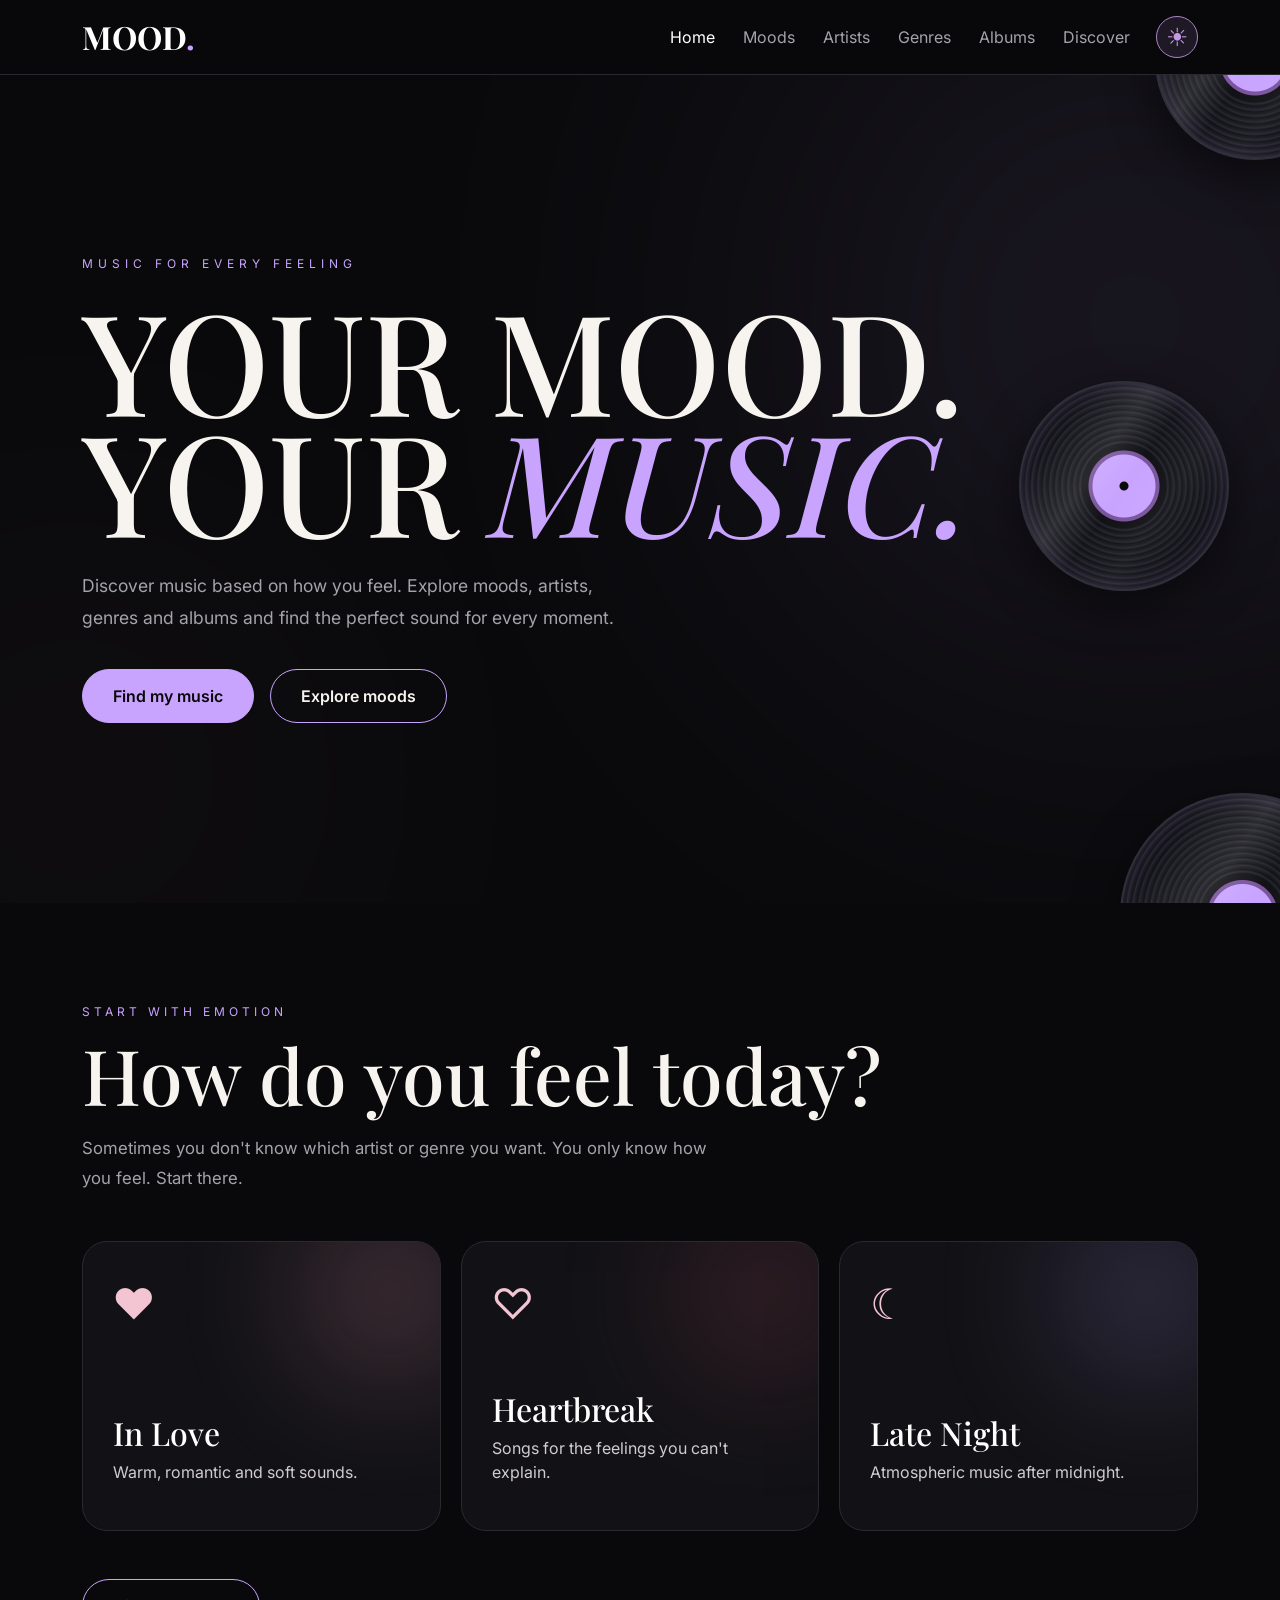
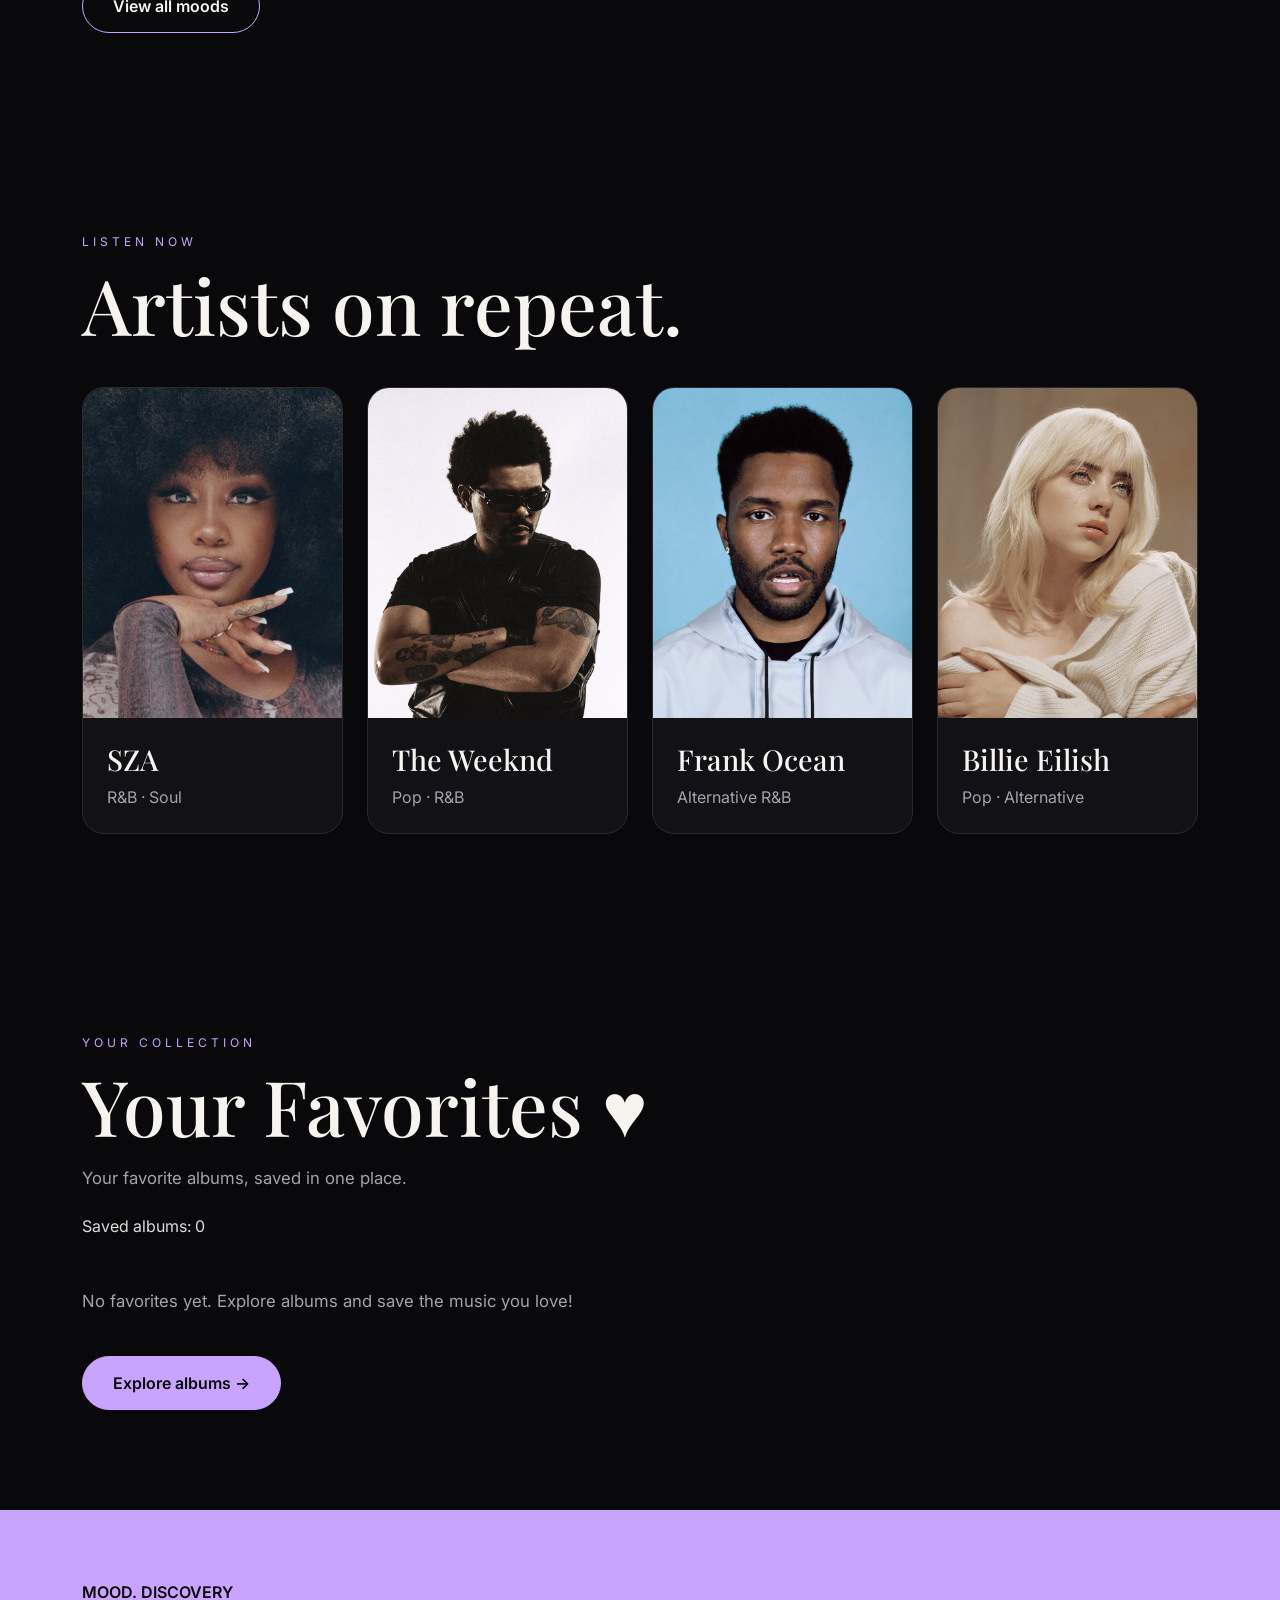
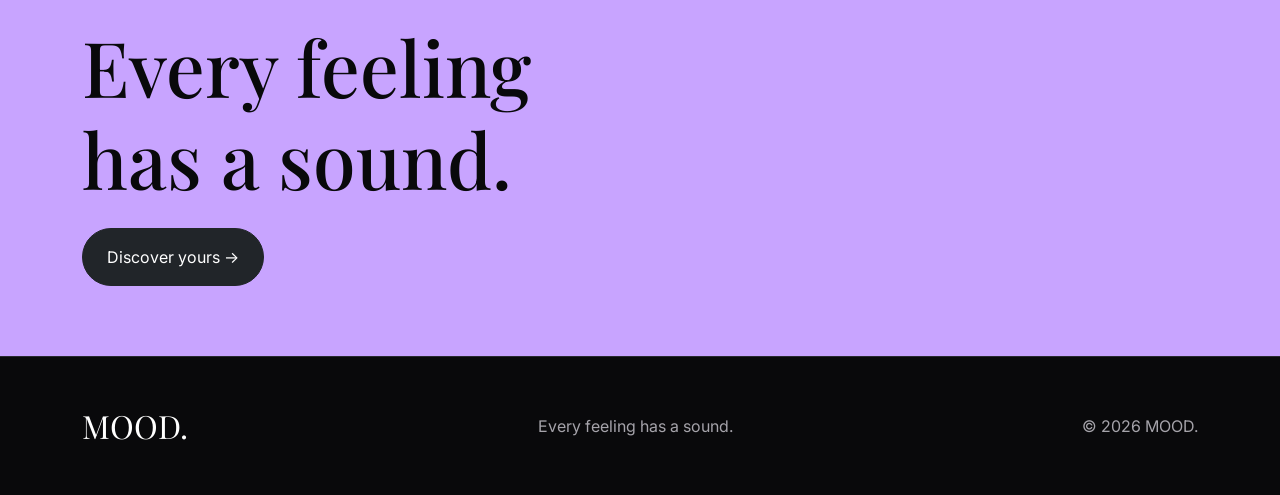
<file: index.html>
<!DOCTYPE html>
<html lang="en">
<head>
    <meta charset="UTF-8">
    <meta name="viewport" content="width=device-width, initial-scale=1.0">
    <title>MOOD. | Music for Every Feeling</title>

    <link href="https://cdn.jsdelivr.net/npm/bootstrap@5.3.8/dist/css/bootstrap.min.css" rel="stylesheet">
    <link href="https://fonts.googleapis.com/css2?family=Inter:wght@400;500;600&family=Playfair+Display:ital,wght@0,600;1,600&display=swap" rel="stylesheet">
    <link rel="stylesheet" href="style.css">
    <link rel="stylesheet" href="style.vinyl.css">
    <script src="theme.js"></script>
</head>
<body>

<header>
    <nav class="navbar navbar-expand-lg mood-navbar sticky-top">
        <div class="container">
            <a class="navbar-brand" href="index.html">MOOD<span>.</span></a>

            <button class="navbar-toggler mood-menu-toggle" type="button"
                    data-bs-toggle="collapse" data-bs-target="#mainNav"
                    aria-controls="mainNav" aria-expanded="false"
                    aria-label="Toggle navigation">
                <span class="navbar-toggler-icon"></span>
            </button>

            <div class="collapse navbar-collapse" id="mainNav">
                <ul class="navbar-nav ms-auto">
                    <li class="nav-item"><a class="nav-link active" aria-current="page" href="index.html">Home</a></li>
                    <li class="nav-item"><a class="nav-link" href="moods.html">Moods</a></li>
                    <li class="nav-item"><a class="nav-link" href="artists.html">Artists</a></li>
                    <li class="nav-item"><a class="nav-link" href="genres.html">Genres</a></li>
                    <li class="nav-item"><a class="nav-link" href="albums.html">Albums</a></li>
                    <li class="nav-item"><a class="nav-link" href="discover.html">Discover</a></li>
                </ul>

<button
    id="themeToggle"
    class="theme-toggle"
    type="button"
    aria-label="Switch to light mode"
    title="Change theme">
    <span id="themeIcon" aria-hidden="true">☀</span>
</button>

            </div>
        </div>
    </nav>
</header>

<main>

    <section class="hero">

        
        <div class="home-vinyls" aria-hidden="true">
            <div class="home-vinyl home-vinyl-top"></div>
            <div class="home-vinyl home-vinyl-middle"></div>
            <div class="home-vinyl home-vinyl-bottom"></div>
        </div>

        <div class="container hero-content">
            <p class="hero-small">Music for every feeling</p>

            <h1>
                YOUR MOOD.<br>
                YOUR <span>MUSIC.</span>
            </h1>

            <p class="hero-description">
                Discover music based on how you feel.
                Explore moods, artists, genres and albums
                and find the perfect sound for every moment.
            </p>

            <div class="d-flex flex-wrap gap-3">
                <a href="discover.html" class="mood-button">Find my music</a>
                <a href="moods.html" class="mood-button button-outline">Explore moods</a>
            </div>
        </div>

    </section>

    <section class="section-space">
        <div class="container">
            <p class="section-label">Start with emotion</p>
            <h2 class="section-title">How do you feel today?</h2>

            <p class="section-text mb-5">
                Sometimes you don't know which artist or genre
                you want. You only know how you feel.
                Start there.
            </p>

            <div class="mood-grid" id="homeMoodChoices">

                <article class="mood-card love" data-home-mood="love"
                         tabindex="0" role="button"
                         aria-label="Choose In Love mood">
                    <div class="mood-symbol">♥</div>
                    <h3>In Love</h3>
                    <p>Warm, romantic and soft sounds.</p>
                </article>

                <article class="mood-card heartbreak" data-home-mood="heartbreak"
                         tabindex="0" role="button"
                         aria-label="Choose Heartbreak mood">
                    <div class="mood-symbol">♡</div>
                    <h3>Heartbreak</h3>
                    <p>Songs for the feelings you can't explain.</p>
                </article>

                <article class="mood-card night" data-home-mood="night"
                         tabindex="0" role="button"
                         aria-label="Choose Late Night mood">
                    <div class="mood-symbol">☾</div>
                    <h3>Late Night</h3>
                    <p>Atmospheric music after midnight.</p>
                </article>

            </div>

            <div id="homeRecommendations" class="music-results mt-4"
                 aria-live="polite" hidden>
                <h3 class="music-results-title">
                    Your music match <span id="homeMoodName"></span>
                </h3>
                <div id="homeSongs" class="music-song-grid"></div>
            </div>

            <div class="mt-5">
                <a href="moods.html" class="mood-button button-outline">
                    View all moods
                </a>
            </div>
        </div>
    </section>

    <section class="section-space home-artists-section">
        <div class="container">
            <p class="section-label">Listen now</p>
            <h2 class="section-title">Artists on repeat.</h2>

            <div class="row g-4 mt-3">

                <div class="col-lg-3 col-md-6">
                    <article class="artist-card">
                        <img src="photo/sza.webp" alt="SZA" class="artist-image">
                        <div class="artist-info">
                            <h3>SZA</h3>
                            <p>R&B · Soul</p>
                        </div>
                    </article>
                </div>

                <div class="col-lg-3 col-md-6">
                    <article class="artist-card">
                        <img src="photo/the.png" alt="The Weeknd" class="artist-image">
                        <div class="artist-info">
                            <h3>The Weeknd</h3>
                            <p>Pop · R&B</p>
                        </div>
                    </article>
                </div>

                <div class="col-lg-3 col-md-6">
                    <article class="artist-card">
                        <img src="photo/frank.jpg" alt="Frank Ocean" class="artist-image">
                        <div class="artist-info">
                            <h3>Frank Ocean</h3>
                            <p>Alternative R&B</p>
                        </div>
                    </article>
                </div>

                <div class="col-lg-3 col-md-6">
                    <article class="artist-card">
                        <img src="photo/billie.webp" alt="Billie Eilish" class="artist-image">
                        <div class="artist-info">
                            <h3>Billie Eilish</h3>
                            <p>Pop · Alternative</p>
                        </div>
                    </article>
                </div>

            </div>
        </div>
    </section>


<section class="section-space" id="homeFavoritesSection">
    <div class="container">
        <p class="section-label">Your collection</p>
        <h2 class="section-title">Your Favorites ♥</h2>

        <p class="section-text">
            Your favorite albums, saved in one place.
        </p>

        <p class="s3-count" aria-live="polite">
            Saved albums: <span id="homeFavoriteCount">0</span>
        </p>

        <div id="homeFavoriteGrid"
             class="s3-album-grid mt-4"></div>

        <p id="homeFavoriteEmpty"
           class="section-text mt-4"
           hidden>
            No favorites yet. Explore albums and save
            the music you love!
        </p>

        <a href="albums.html"
           class="mood-button mt-4">
            Explore albums →
        </a>
    </div>
</section>


    <section class="feature-strip">
        <div class="container">
            <p class="text-uppercase fw-semibold">MOOD. DISCOVERY</p>
            <h2>Every feeling<br>has a sound.</h2>
            <a href="discover.html" class="btn btn-dark rounded-pill px-4 py-3 mt-3">
                Discover yours →
            </a>
        </div>
    </section>

</main>

<footer>
    <div class="container footer-content">
        <div class="footer-logo">MOOD.</div>
        <p class="mb-0">Every feeling has a sound.</p>
        <p class="mb-0">© 2026 MOOD.</p>
    </div>
</footer>

<script src="https://code.jquery.com/jquery-3.7.1.min.js"></script>
<script src="student1.js" defer></script>
<script src="https://cdn.jsdelivr.net/npm/bootstrap@5.3.8/dist/js/bootstrap.bundle.min.js"></script>
<script src="favorites.js" defer></script>
<script src="home-favorites.js" defer></script>

</body>
</html>
</file>
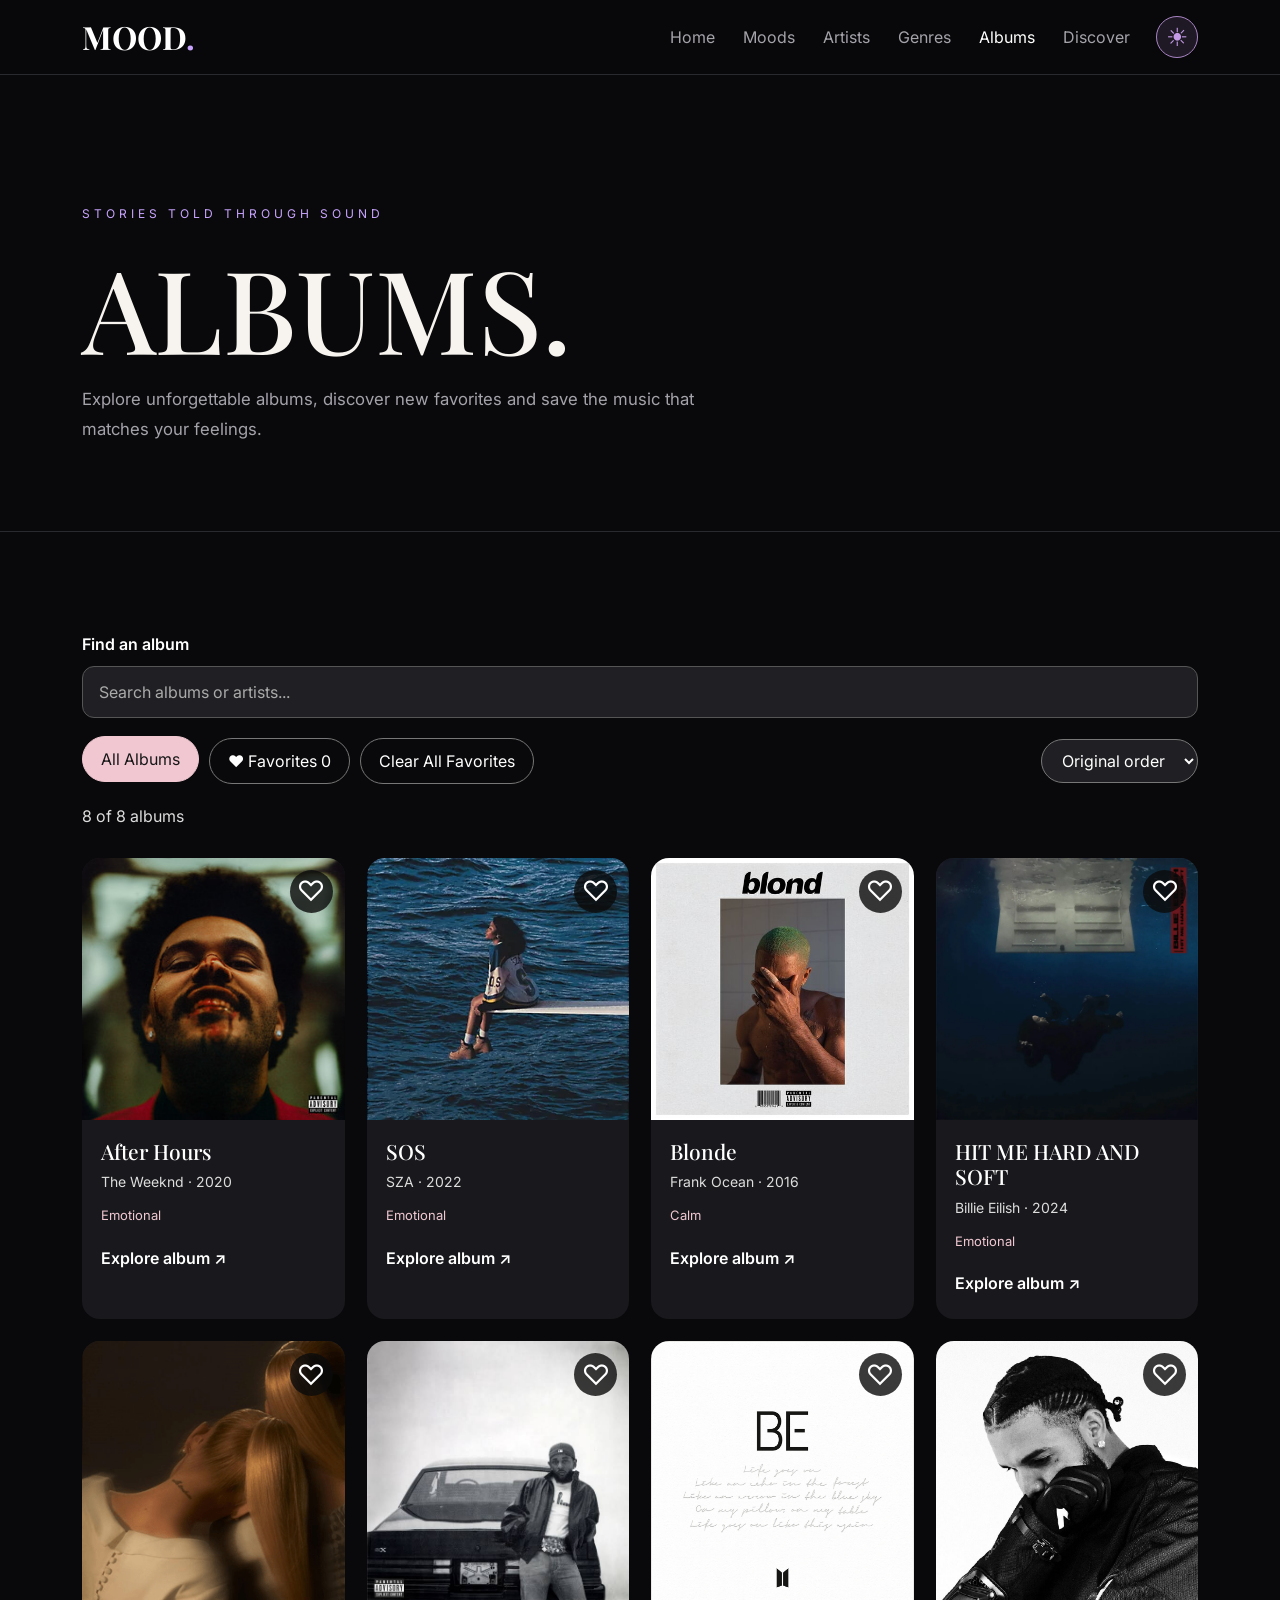
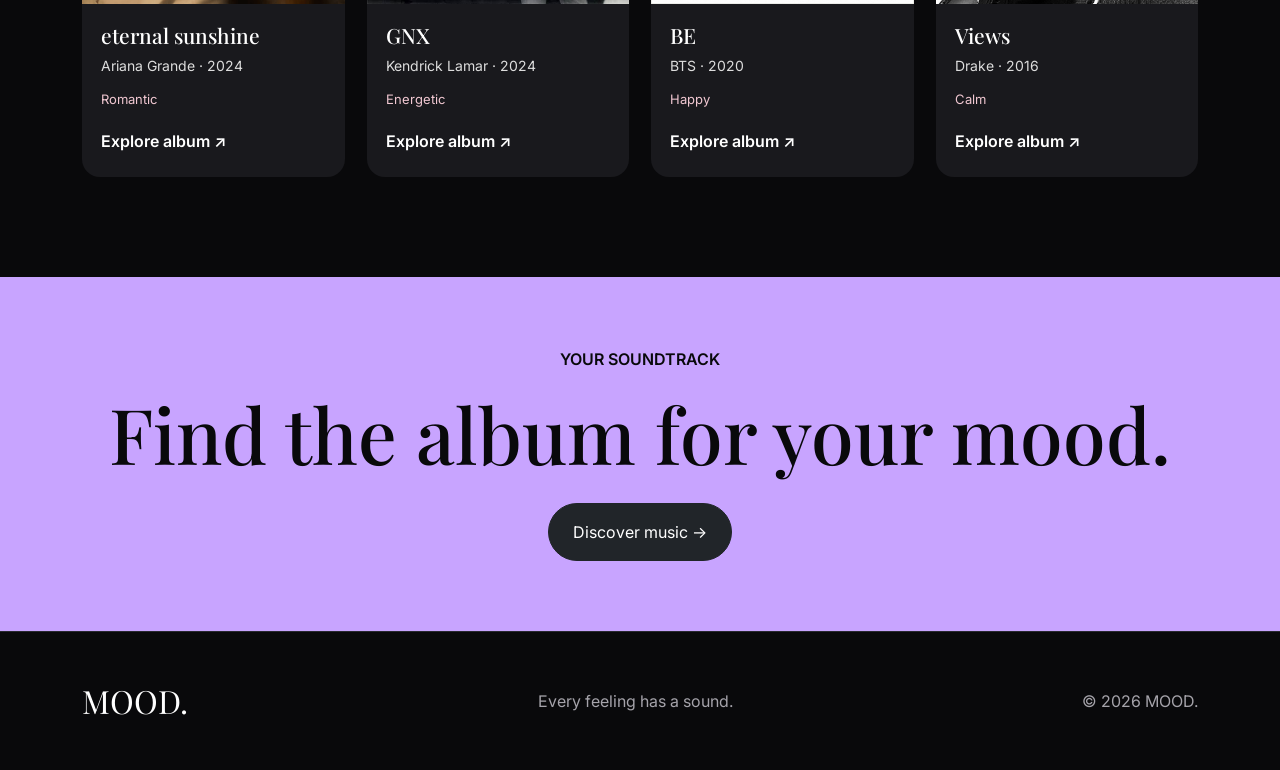
<file: albums.html>
<!DOCTYPE html>
<html lang="en">
<head>
    <meta charset="UTF-8">
    <meta name="viewport" content="width=device-width, initial-scale=1.0">
    <title>Albums | MOOD.</title>
    <link href="https://cdn.jsdelivr.net/npm/bootstrap@5.3.8/dist/css/bootstrap.min.css" rel="stylesheet">
    <link href="https://fonts.googleapis.com/css2?family=Inter:wght@400;500;600&family=Playfair+Display:ital,wght@0,600;1,600&display=swap" rel="stylesheet">
    <link rel="stylesheet" href="style.css">
    <script src="theme.js"></script>
</head>
<body>

<header>
    <nav class="navbar navbar-expand-lg mood-navbar sticky-top">
        <div class="container">
            <a class="navbar-brand" href="index.html">MOOD<span>.</span></a>
            <button class="navbar-toggler mood-menu-toggle" type="button"
                    data-bs-toggle="collapse" data-bs-target="#mainNav"
                    aria-controls="mainNav" aria-expanded="false"
                    aria-label="Toggle navigation">
                <span class="navbar-toggler-icon"></span>
            </button>
            <div class="collapse navbar-collapse" id="mainNav">
                <ul class="navbar-nav ms-auto">
                    <li class="nav-item"><a class="nav-link" href="index.html">Home</a></li>
                    <li class="nav-item"><a class="nav-link" href="moods.html">Moods</a></li>
                    <li class="nav-item"><a class="nav-link" href="artists.html">Artists</a></li>
                    <li class="nav-item"><a class="nav-link" href="genres.html">Genres</a></li>
                    <li class="nav-item"><a class="nav-link active" aria-current="page" href="albums.html">Albums</a></li>
                    <li class="nav-item"><a class="nav-link" href="discover.html">Discover</a></li>
                </ul>

<button
    id="themeToggle"
    class="theme-toggle"
    type="button"
    aria-label="Switch to light mode"
    title="Change theme">
    <span id="themeIcon" aria-hidden="true">☀</span>
</button>

            </div>
        </div>
    </nav>
</header>

<main>
    <section class="page-header">
        <div class="container">
            <p class="section-label">Stories told through sound</p>
            <h1>ALBUMS.</h1>
            <p class="section-text">
                Explore unforgettable albums, discover new favorites
                and save the music that matches your feelings.
            </p>
        </div>
    </section>

    <section class="section-space">
        <div class="container">

            <div class="s3-controls">
                <label for="albumSearch" class="s3-label">Find an album</label>
                <input type="search" id="albumSearch"
                       class="form-control s3-input"
                       placeholder="Search albums or artists...">

                <div class="s3-toolbar">
                    <div class="s3-filters">
                        <button type="button" class="s3-filter active"
                                data-album-filter="all" aria-pressed="true">All Albums</button>
                        <button type="button" class="s3-filter"
                                data-album-filter="favorites" aria-pressed="false">
                            ♥ Favorites <span id="favoriteCount">0</span>
                        </button>
                        <button type="button"
        id="clearAllFavorites"
        class="s3-filter">
    Clear All Favorites
</button>
                    </div>

                    <select id="albumSort" class="s3-select" aria-label="Sort albums">
                        <option value="original">Original order</option>
                        <option value="az">Title A–Z</option>
                        <option value="newest">Newest first</option>
                        <option value="oldest">Oldest first</option>
                    </select>
                </div>

                <p id="albumCount" class="s3-count" aria-live="polite"></p>
            </div>

            <div id="albumGrid" class="s3-album-grid"></div>

            <p id="albumEmpty" class="s3-empty" hidden>
                No albums found. Try another search or filter.
            </p>

            <section id="albumDetails" class="s3-panel" hidden>
                <button type="button" id="closeAlbum" class="s3-filter">
                    Close ×
                </button>
                <div class="s3-album-detail">
                    <img id="albumDetailImage" alt="">
                    <div>
                        <p class="section-label">Album spotlight</p>
                        <h2 id="albumDetailTitle"></h2>
                        <p id="albumDetailArtist"></p>
                        <p id="albumDetailDescription"></p>
                        <h3>Featured tracks</h3>
                        <div id="albumTracks" class="s3-track-list"></div>
                        <a id="albumSpotify" class="s3-spotify"
                           target="_blank" rel="noopener noreferrer"
                           href="https://open.spotify.com/">
                            ♫ Find on Spotify ↗
                        </a>
                    </div>
                </div>
            </section>

        </div>
    </section>

    <section class="feature-strip">
        <div class="container text-center">
            <p class="text-uppercase fw-semibold">YOUR SOUNDTRACK</p>
            <h2>Find the album for your mood.</h2>
            <a href="discover.html" class="btn btn-dark rounded-pill px-4 py-3 mt-3">
                Discover music →
            </a>
        </div>
    </section>
</main>

<footer>
    <div class="container footer-content">
        <div class="footer-logo">MOOD.</div>
        <p class="mb-0">Every feeling has a sound.</p>
        <p class="mb-0">© 2026 MOOD.</p>
    </div>
</footer>

<script src="https://code.jquery.com/jquery-3.7.1.min.js"></script>
<script src="favorites.js" defer></script>
<script src="student3.js" defer></script>
<script src="https://cdn.jsdelivr.net/npm/bootstrap@5.3.8/dist/js/bootstrap.bundle.min.js"></script>
</body>
</html>
</file>
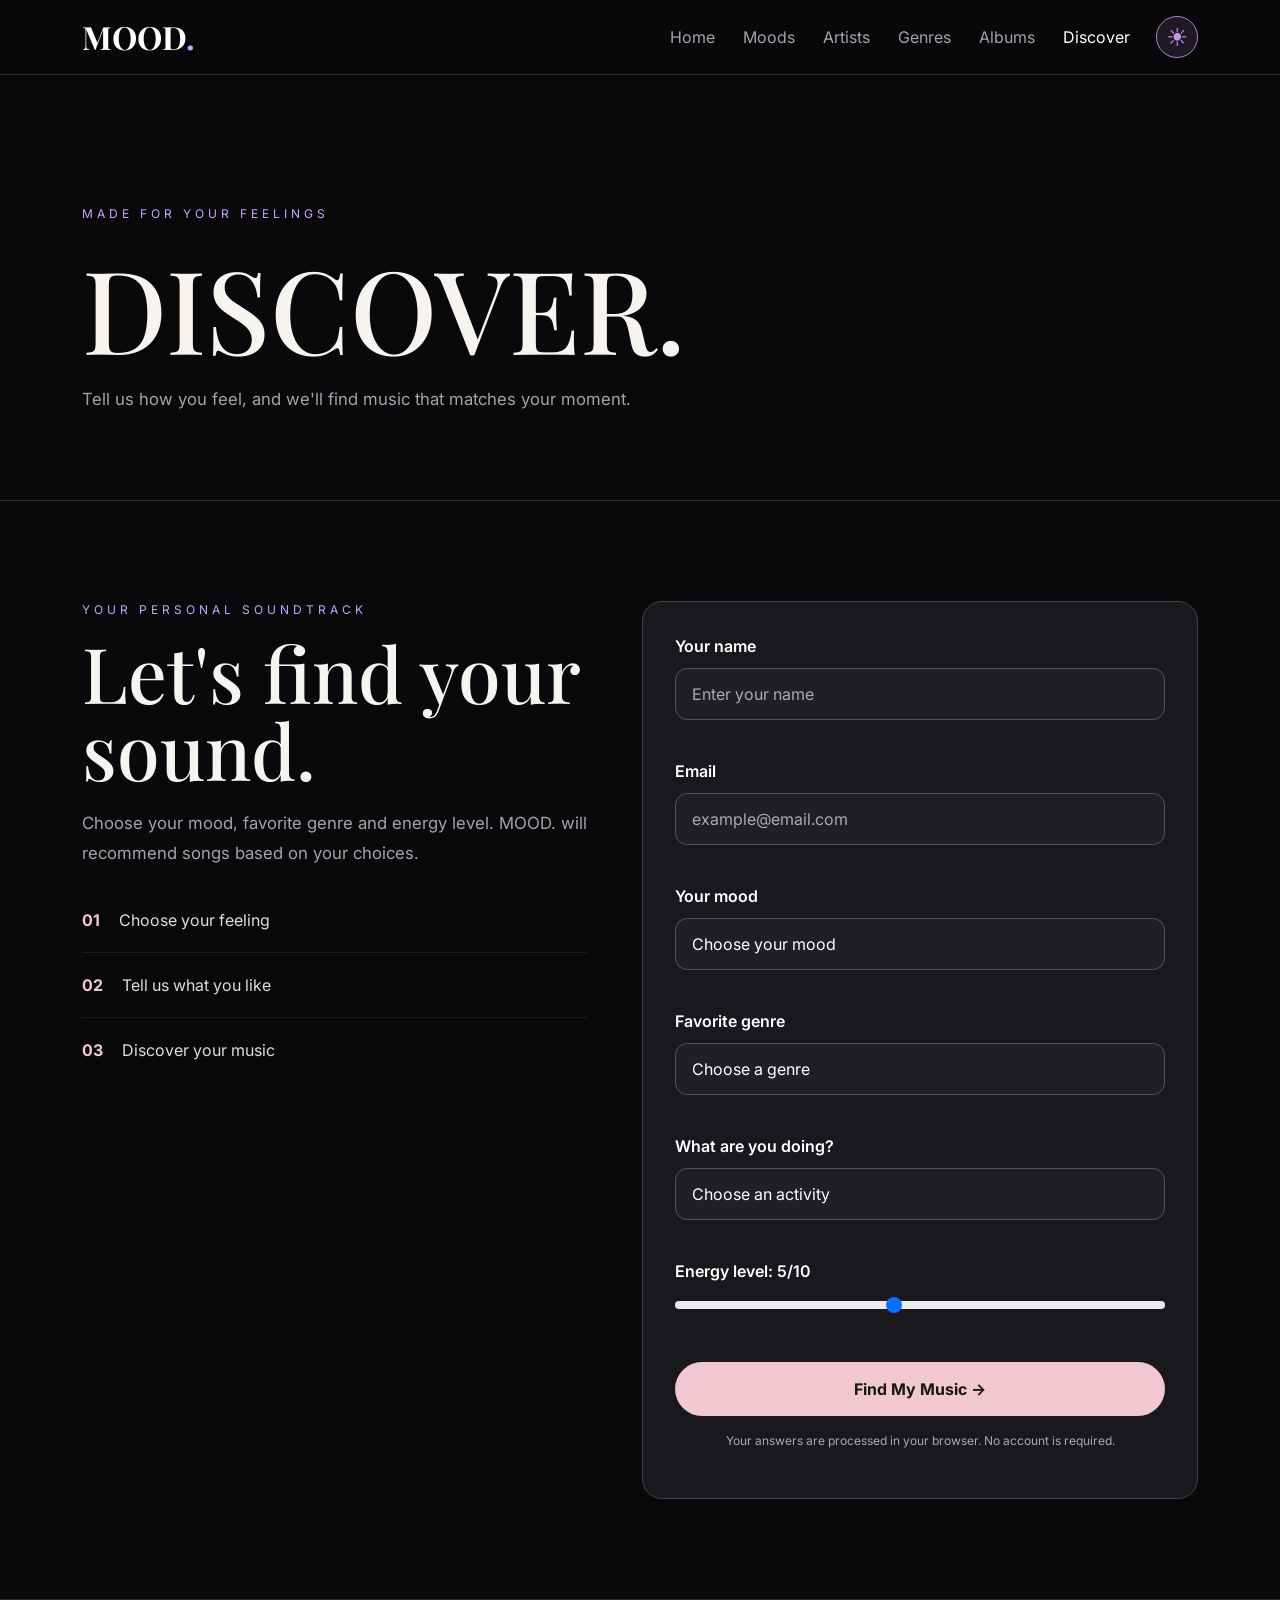
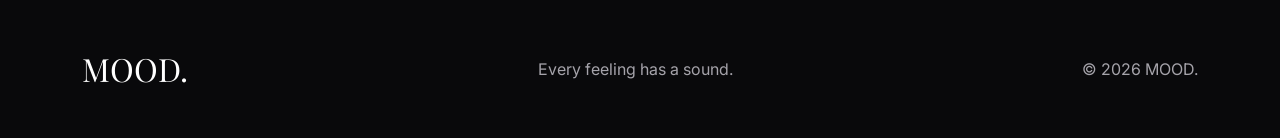
<file: discover.html>
<!DOCTYPE html>
<html lang="en">
<head>
    <meta charset="UTF-8">
    <meta name="viewport" content="width=device-width, initial-scale=1.0">
    <title>Discover | MOOD.</title>
    <link href="https://cdn.jsdelivr.net/npm/bootstrap@5.3.8/dist/css/bootstrap.min.css" rel="stylesheet">
    <link href="https://fonts.googleapis.com/css2?family=Inter:wght@400;500;600&family=Playfair+Display:ital,wght@0,600;1,600&display=swap" rel="stylesheet">
    <link rel="stylesheet" href="style.css">
    <script src="theme.js"></script>
</head>
<body>

<header>
    <nav class="navbar navbar-expand-lg mood-navbar sticky-top">
        <div class="container">
            <a class="navbar-brand" href="index.html">MOOD<span>.</span></a>
            <button class="navbar-toggler mood-menu-toggle" type="button"
                    data-bs-toggle="collapse" data-bs-target="#mainNav"
                    aria-controls="mainNav" aria-expanded="false"
                    aria-label="Toggle navigation">
                <span class="navbar-toggler-icon"></span>
            </button>
            <div class="collapse navbar-collapse" id="mainNav">
                <ul class="navbar-nav ms-auto">
                    <li class="nav-item"><a class="nav-link" href="index.html">Home</a></li>
                    <li class="nav-item"><a class="nav-link" href="moods.html">Moods</a></li>
                    <li class="nav-item"><a class="nav-link" href="artists.html">Artists</a></li>
                    <li class="nav-item"><a class="nav-link" href="genres.html">Genres</a></li>
                    <li class="nav-item"><a class="nav-link" href="albums.html">Albums</a></li>
                    <li class="nav-item"><a class="nav-link active" aria-current="page" href="discover.html">Discover</a></li>
                </ul>

<button
    id="themeToggle"
    class="theme-toggle"
    type="button"
    aria-label="Switch to light mode"
    title="Change theme">
    <span id="themeIcon" aria-hidden="true">☀</span>
</button>

            </div>
        </div>
    </nav>
</header>

<main>
    <section class="page-header">
        <div class="container">
            <p class="section-label">Made for your feelings</p>
            <h1>DISCOVER.</h1>
            <p class="section-text">
                Tell us how you feel, and we'll find music
                that matches your moment.
            </p>
        </div>
    </section>

    <section class="section-space">
        <div class="container">
            <div class="s3-form-layout">

                <div>
                    <p class="section-label">Your personal soundtrack</p>
                    <h2 class="section-title">Let's find your sound.</h2>
                    <p class="section-text">
                        Choose your mood, favorite genre and energy level.
                        MOOD. will recommend songs based on your choices.
                    </p>

                    <div class="s3-discover-note">
                        <span>01</span> Choose your feeling
                        <hr>
                        <span>02</span> Tell us what you like
                        <hr>
                        <span>03</span> Discover your music
                    </div>
                </div>

                <div class="s3-form-card">
                    <form id="musicMatchForm" novalidate>

                        <div class="mb-3">
                            <label for="listenerName" class="form-label">Your name</label>
                            <input type="text" class="form-control s3-input"
       id="listenerName" maxlength="40"
       placeholder="Enter your name"
       required aria-describedby="nameError">
                            <div class="s3-error" id="nameError"></div>
                        </div>

                        <div class="mb-3">
                            <label for="listenerEmail" class="form-label">Email</label>
                            <input type="email" class="form-control s3-input"
       id="listenerEmail"
       placeholder="example@email.com"
       required aria-describedby="emailError">
                            <div class="s3-error" id="emailError"></div>
                        </div>

                        <div class="mb-3">
                            <label for="listenerMood" class="form-label">Your mood</label>
                            <select class="form-select s3-input" id="listenerMood">
                                <option value="">Choose your mood</option>
                                <option value="Happy">Happy</option>
                                <option value="Calm">Calm</option>
                                <option value="Emotional">Emotional</option>
                                <option value="Energetic">Energetic</option>
                                <option value="Romantic">Romantic</option>
                            </select>
                            <div class="s3-error" id="moodError"></div>
                        </div>

                        <div class="mb-3">
                            <label for="listenerGenre" class="form-label">Favorite genre</label>
                            <select class="form-select s3-input" id="listenerGenre">
                                <option value="">Choose a genre</option>
                                <option value="R&B">R&B</option>
                                <option value="Pop">Pop</option>
                                <option value="Hip-Hop">Hip-Hop</option>
                                <option value="Alternative">Alternative</option>
                                <option value="Electronic">Electronic</option>
                            </select>
                            <div class="s3-error" id="genreError"></div>
                        </div>

                        <div class="mb-3">
                            <label for="listenerActivity" class="form-label">What are you doing?</label>
                            <select class="form-select s3-input" id="listenerActivity">
                                <option value="">Choose an activity</option>
                                <option value="Studying">Studying</option>
                                <option value="Relaxing">Relaxing</option>
                                <option value="Walking">Walking</option>
                                <option value="Working out">Working out</option>
                                <option value="Traveling">Traveling</option>
                            </select>
                            <div class="s3-error" id="activityError"></div>
                        </div>

                        <div class="mb-3">
                            <label for="listenerEnergy" class="form-label">
                                Energy level: <span id="energyValue">5</span>/10
                            </label>
                            <input type="range" class="form-range"
                                   id="listenerEnergy" min="1" max="10" value="5">
                            <div class="s3-error" id="energyError"></div>
                        </div>

                        <button type="submit" class="s3-submit">
                            Find My Music →
                        </button>
                       <p id="formSuccess"
   class="s3-success mt-3"
   role="status"
   aria-live="polite"></p>

                        <p class="s3-form-hint">
                            Your answers are processed in your browser.
                            No account is required.
                        </p>
                    </form>
                </div>
            </div>

            <section id="matchResults" class="s3-panel s3-match-results mt-5"
                     hidden aria-live="polite">
                <p class="section-label">Your personal match</p>
                <h2 id="matchTitle"></h2>
                <p id="matchDescription"></p>
                <p id="matchScore"></p>
                <div id="matchSongs" class="s3-track-list"></div>
                <button type="button" id="newMatch" class="s3-filter mt-4">
                    Create another match ↻
                </button>
            </section>

        </div>
    </section>
</main>

<footer>
    <div class="container footer-content">
        <div class="footer-logo">MOOD.</div>
        <p class="mb-0">Every feeling has a sound.</p>
        <p class="mb-0">© 2026 MOOD.</p>
    </div>
</footer>

<script src="https://code.jquery.com/jquery-3.7.1.min.js"></script>
<script src="student3.js" defer></script>
<script src="https://cdn.jsdelivr.net/npm/bootstrap@5.3.8/dist/js/bootstrap.bundle.min.js"></script>
</body>
</html>
</file>
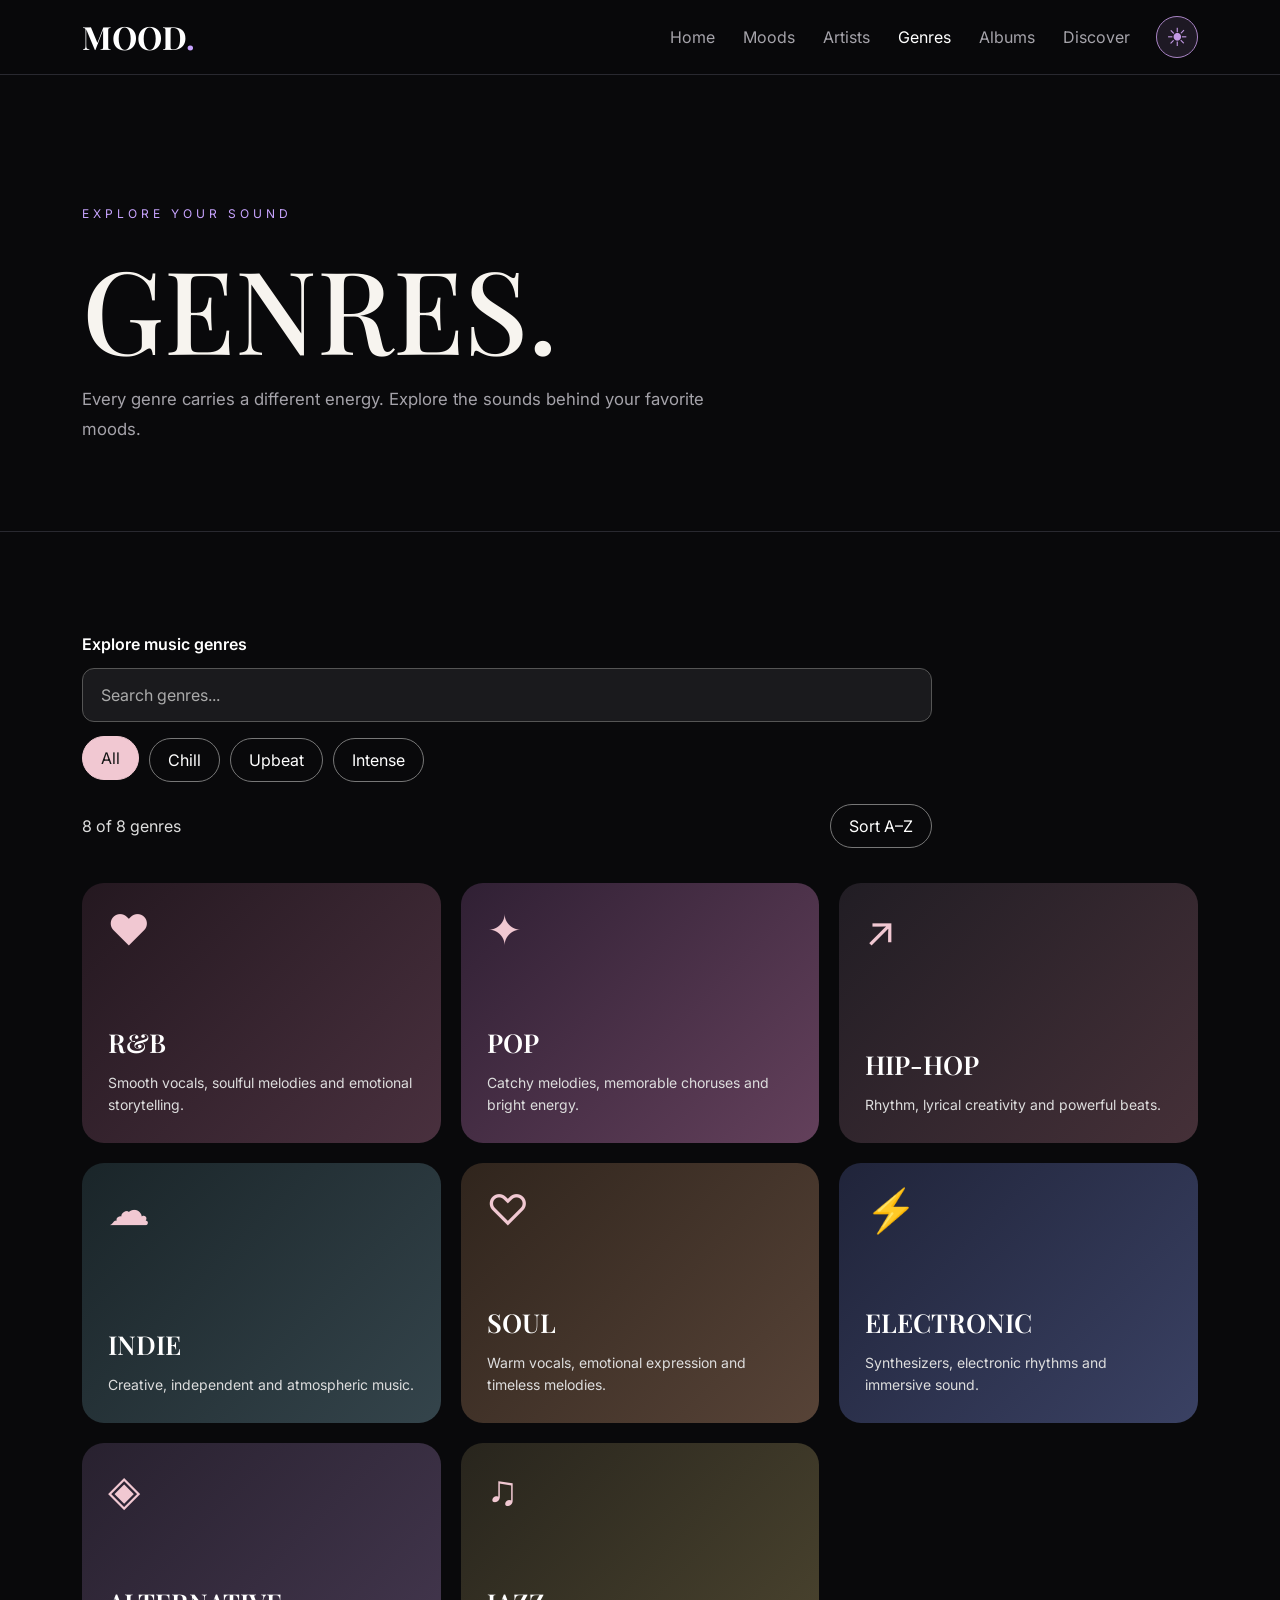
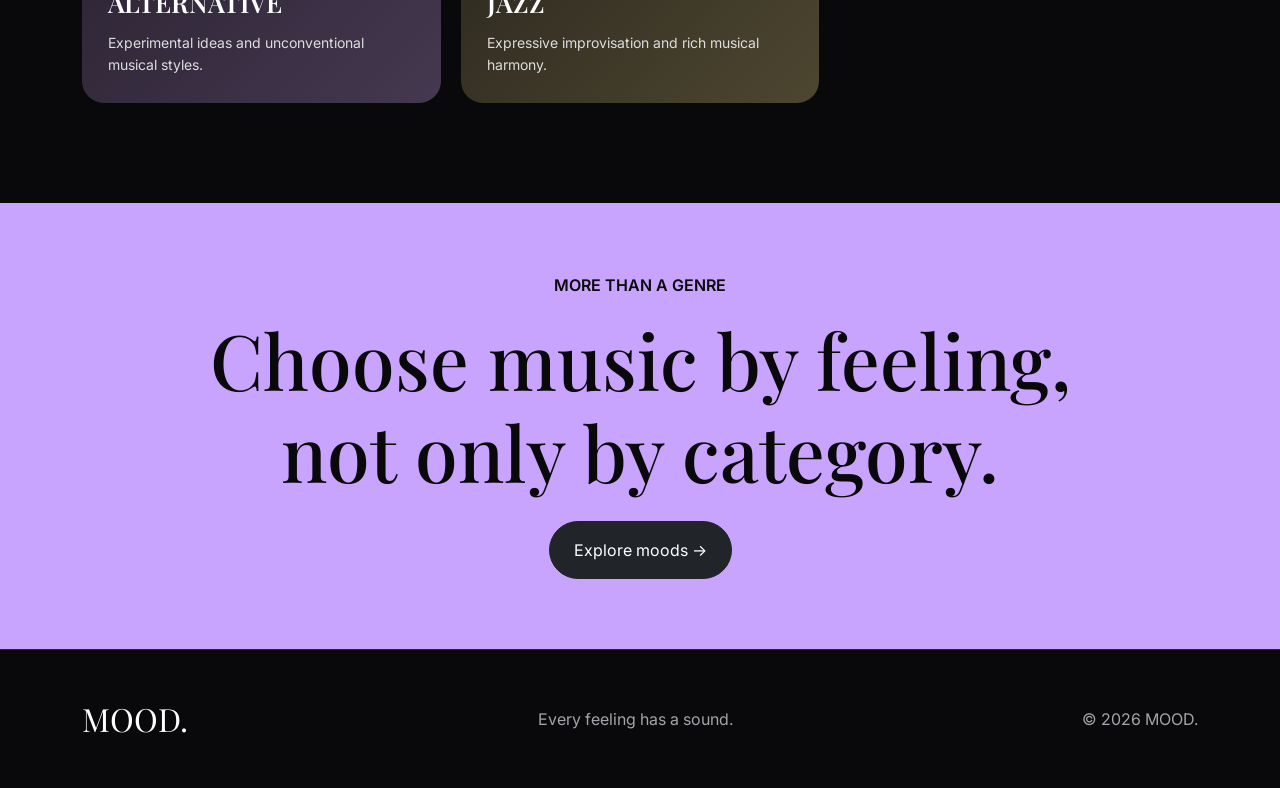
<file: genres.html>
<!DOCTYPE html>
<html lang="en">
<head>
    <meta charset="UTF-8">
    <meta name="viewport" content="width=device-width, initial-scale=1.0">
    <title>Genres | MOOD.</title>
    <link href="https://cdn.jsdelivr.net/npm/bootstrap@5.3.8/dist/css/bootstrap.min.css" rel="stylesheet">
    <link href="https://fonts.googleapis.com/css2?family=Inter:wght@400;500;600&family=Playfair+Display:ital,wght@0,600;1,600&display=swap" rel="stylesheet">
    <link rel="stylesheet" href="style.css">
    <script src="theme.js"></script>
</head>
<body>

<header>
    <nav class="navbar navbar-expand-lg mood-navbar sticky-top">
        <div class="container">
            <a class="navbar-brand" href="index.html">MOOD<span>.</span></a>
            <button class="navbar-toggler mood-menu-toggle" type="button"
                    data-bs-toggle="collapse" data-bs-target="#mainNav"
                    aria-controls="mainNav" aria-expanded="false"
                    aria-label="Toggle navigation">
                <span class="navbar-toggler-icon"></span>
            </button>
            <div class="collapse navbar-collapse" id="mainNav">
                <ul class="navbar-nav ms-auto">
                    <li class="nav-item"><a class="nav-link" href="index.html">Home</a></li>
                    <li class="nav-item"><a class="nav-link" href="moods.html">Moods</a></li>
                    <li class="nav-item"><a class="nav-link" href="artists.html">Artists</a></li>
                    <li class="nav-item"><a class="nav-link active" aria-current="page" href="genres.html">Genres</a></li>
                    <li class="nav-item"><a class="nav-link" href="albums.html">Albums</a></li>
                    <li class="nav-item"><a class="nav-link" href="discover.html">Discover</a></li>
                </ul>

<button
    id="themeToggle"
    class="theme-toggle"
    type="button"
    aria-label="Switch to light mode"
    title="Change theme">
    <span id="themeIcon" aria-hidden="true">☀</span>
</button>

            </div>
        </div>
    </nav>
</header>

<main>
    <section class="page-header">
        <div class="container">
            <p class="section-label">Explore your sound</p>
            <h1>GENRES.</h1>
            <p class="section-text">
                Every genre carries a different energy.
                Explore the sounds behind your favorite moods.
            </p>
        </div>
    </section>

    <section class="section-space">
        <div class="container">

            <div class="s2-controls">
                <label for="genreSearch" class="s2-label">
                    Explore music genres
                </label>
                <input type="search" id="genreSearch"
                       class="form-control s2-search"
                       placeholder="Search genres...">

                <div class="s2-filters mt-3" id="genreFilters">
                    <button class="s2-filter active" data-energy="All" aria-pressed="true">All</button>
                    <button class="s2-filter" data-energy="Chill" aria-pressed="false">Chill</button>
                    <button class="s2-filter" data-energy="Upbeat" aria-pressed="false">Upbeat</button>
                    <button class="s2-filter" data-energy="Intense" aria-pressed="false">Intense</button>
                </div>

                <div class="s2-toolbar">
                    <p id="genreCount" aria-live="polite"></p>
                    <button id="genreSort" class="s2-filter" type="button">
                        Sort A–Z
                    </button>
                </div>
            </div>

            <div id="genreGrid" class="s2-genre-grid"></div>

            <p id="genreEmpty" class="s2-empty" hidden>
                No genres found. Try another word.
            </p>

            <section id="genreDetails" class="s2-details" hidden>
                <button id="closeGenre" class="s2-filter" type="button">
                    Close recommendations ×
                </button>
                <p class="section-label mt-4">Your genre discovery</p>
                <h2 id="genreDetailName"></h2>
                <p id="genreDetailDescription"></p>
                <h3>Artists to explore</h3>
                <div id="genreArtists" class="s2-song-list"></div>
            </section>

        </div>
    </section>

    <section class="feature-strip">
        <div class="container text-center">
            <p class="text-uppercase fw-semibold">MORE THAN A GENRE</p>
            <h2>Choose music by feeling,<br>not only by category.</h2>
            <a href="moods.html" class="btn btn-dark rounded-pill px-4 py-3 mt-3">
                Explore moods →
            </a>
        </div>
    </section>
</main>

<footer>
    <div class="container footer-content">
        <div class="footer-logo">MOOD.</div>
        <p class="mb-0">Every feeling has a sound.</p>
        <p class="mb-0">© 2026 MOOD.</p>
    </div>
</footer>

<script src="https://code.jquery.com/jquery-3.7.1.min.js"></script>
<script src="student2.js" defer></script>
<script src="https://cdn.jsdelivr.net/npm/bootstrap@5.3.8/dist/js/bootstrap.bundle.min.js"></script>
</body>
</html>
</file>
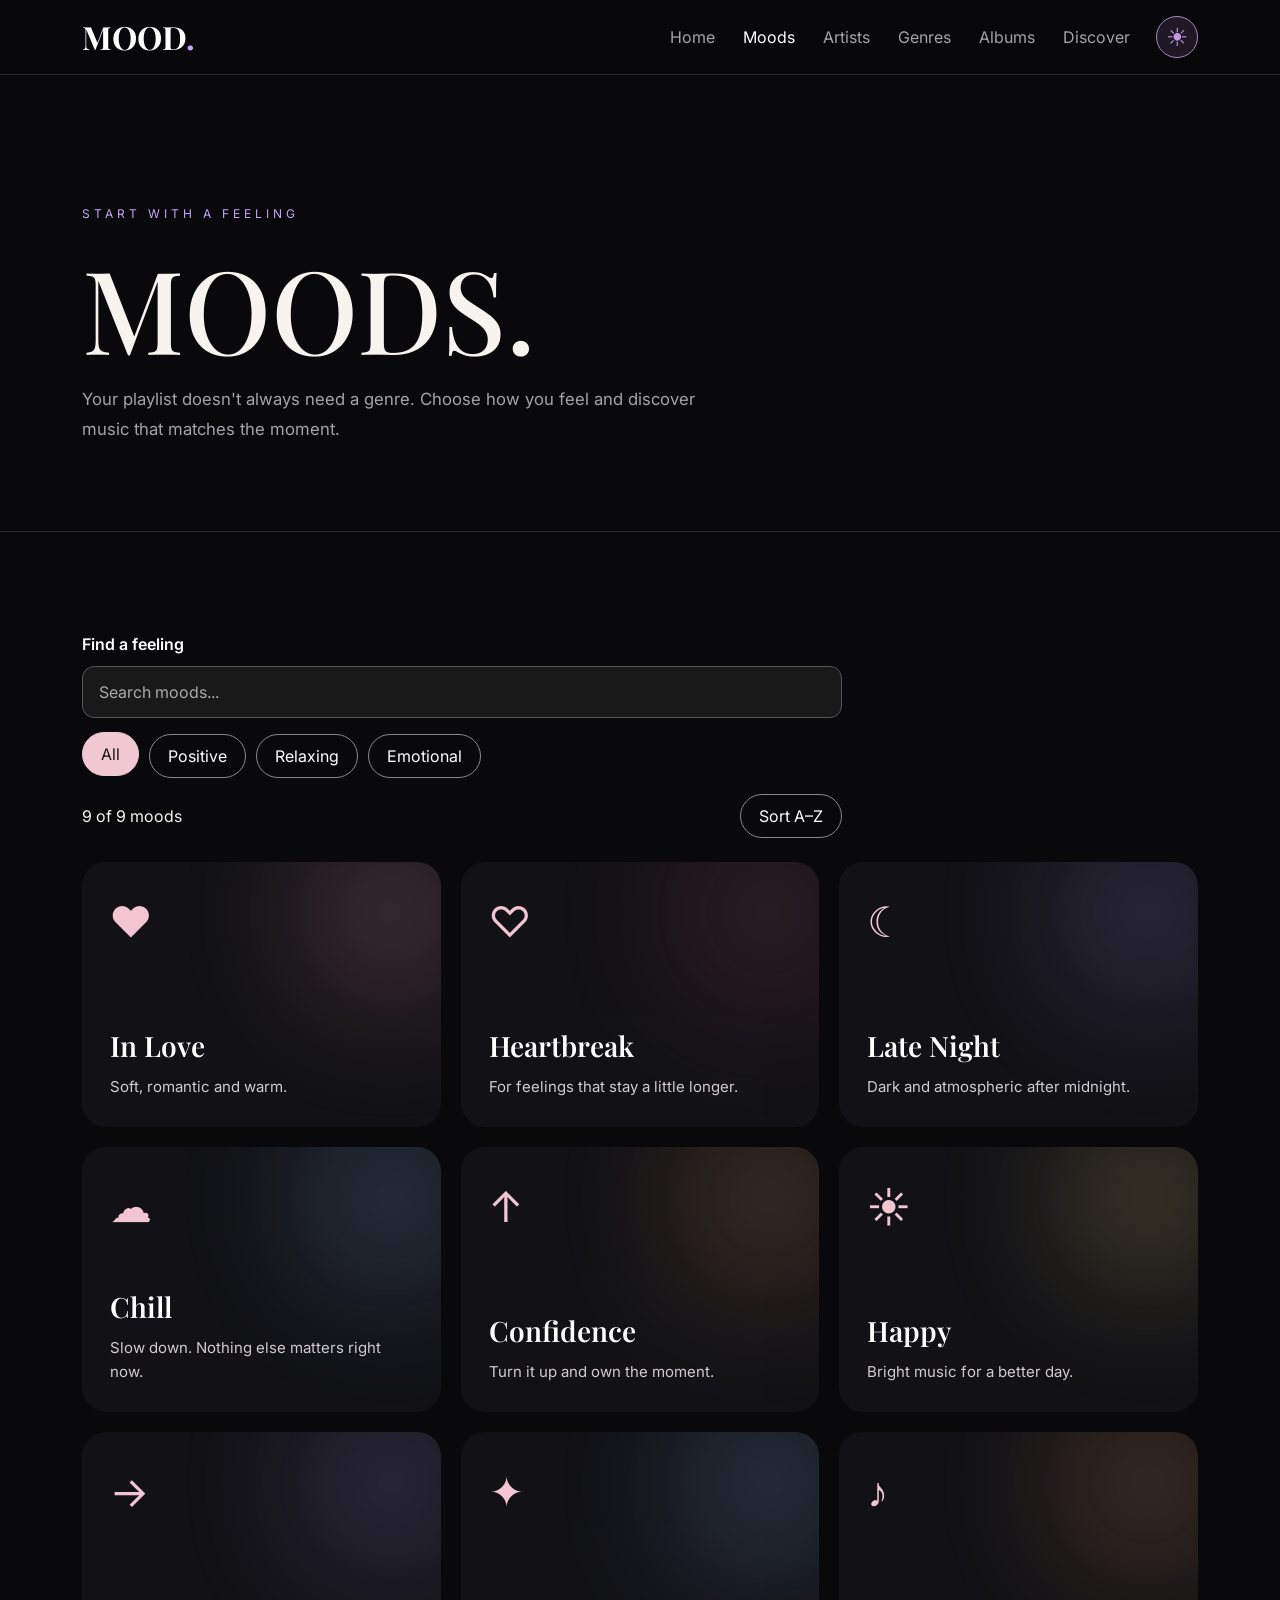
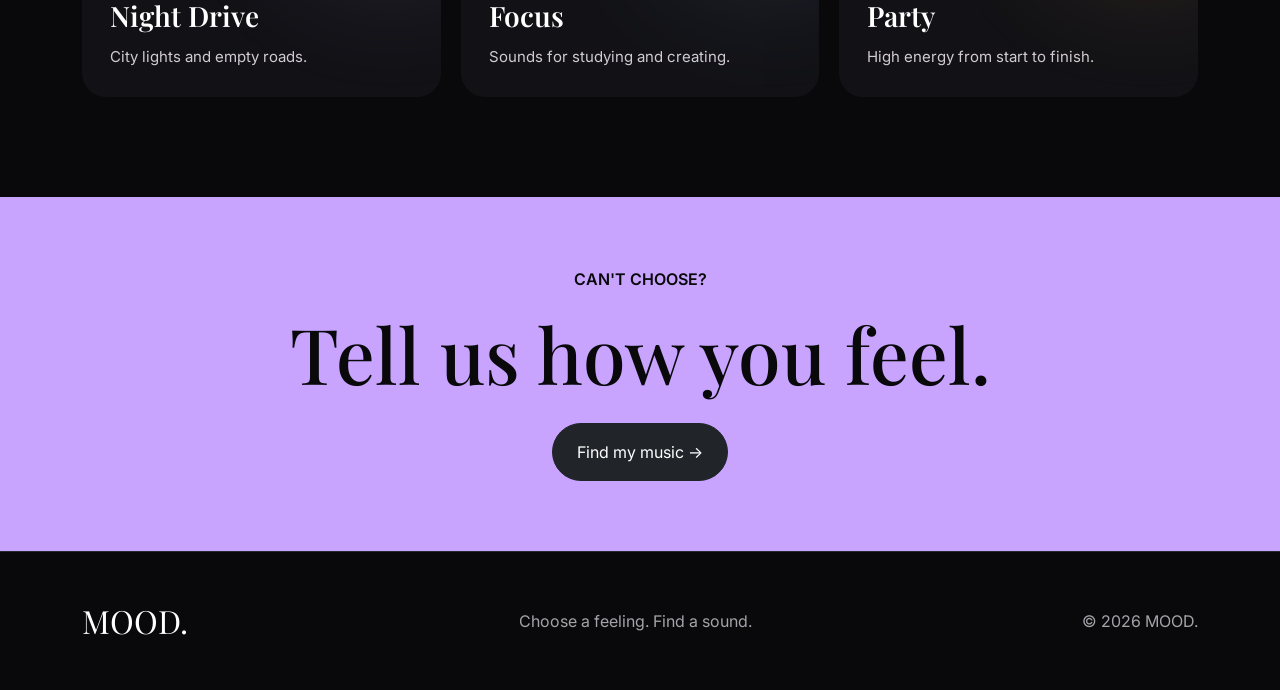
<file: moods.html>
<!DOCTYPE html>
<html lang="en">
<head>
    <meta charset="UTF-8">
    <meta name="viewport" content="width=device-width, initial-scale=1.0">
    <title>Moods | MOOD.</title>

    <link href="https://cdn.jsdelivr.net/npm/bootstrap@5.3.8/dist/css/bootstrap.min.css" rel="stylesheet">
    <link href="https://fonts.googleapis.com/css2?family=Inter:wght@400;500;600&family=Playfair+Display:ital,wght@0,600;1,600&display=swap" rel="stylesheet">
    <link rel="stylesheet" href="style.css">
    <script src="theme.js"></script>
</head>
<body>

<header>
    <nav class="navbar navbar-expand-lg mood-navbar sticky-top">
        <div class="container">
            <a class="navbar-brand" href="index.html">MOOD<span>.</span></a>

            <button class="navbar-toggler mood-menu-toggle" type="button"
                    data-bs-toggle="collapse" data-bs-target="#mainNav"
                    aria-controls="mainNav" aria-expanded="false"
                    aria-label="Toggle navigation">
                <span class="navbar-toggler-icon"></span>
            </button>

            <div class="collapse navbar-collapse" id="mainNav">
                <ul class="navbar-nav ms-auto">
                    <li class="nav-item"><a class="nav-link" href="index.html">Home</a></li>
                    <li class="nav-item"><a class="nav-link active" aria-current="page" href="moods.html">Moods</a></li>
                    <li class="nav-item"><a class="nav-link" href="artists.html">Artists</a></li>
                    <li class="nav-item"><a class="nav-link" href="genres.html">Genres</a></li>
                    <li class="nav-item"><a class="nav-link" href="albums.html">Albums</a></li>
                    <li class="nav-item"><a class="nav-link" href="discover.html">Discover</a></li>
                </ul>

<button
    id="themeToggle"
    class="theme-toggle"
    type="button"
    aria-label="Switch to light mode"
    title="Change theme">
    <span id="themeIcon" aria-hidden="true">☀</span>
</button>

            </div>
        </div>
    </nav>
</header>

<main>

    <section class="page-header">
        <div class="container">
            <p class="section-label">Start with a feeling</p>
            <h1>MOODS.</h1>
            <p class="section-text">
                Your playlist doesn't always need a genre.
                Choose how you feel and discover music
                that matches the moment.
            </p>
        </div>
    </section>

    <section class="section-space">
        <div class="container">

            <div class="music-controls mb-4">
                <label class="form-label" for="moodSearch">
                    Find a feeling
                </label>

                <input class="form-control music-search"
                       id="moodSearch" type="search"
                       placeholder="Search moods..."
                       autocomplete="off">

                <div class="music-filter-row mt-3"
                     id="moodFilters" aria-label="Mood categories">

                    <button type="button" class="music-filter is-active"
                            data-filter="all" aria-pressed="true">
                        All
                    </button>

                    <button type="button" class="music-filter"
                            data-filter="positive" aria-pressed="false">
                        Positive
                    </button>

                    <button type="button" class="music-filter"
                            data-filter="relaxing" aria-pressed="false">
                        Relaxing
                    </button>

                    <button type="button" class="music-filter"
                            data-filter="emotional" aria-pressed="false">
                        Emotional
                    </button>
                </div>

                <div class="d-flex justify-content-between align-items-center gap-3 flex-wrap mt-3">
                    <p class="mb-0" id="moodCount" aria-live="polite"></p>

                    <button type="button" id="sortMoods" class="music-filter">
                        Sort A–Z
                    </button>
                </div>
            </div>

            <div class="mood-grid" id="moodCatalog"></div>

            <p id="moodEmpty" class="music-empty" hidden>
                No moods found. Try another word.
            </p>

            <div id="moodDetails" class="music-results mt-4"
                 hidden aria-live="polite">

                <button type="button" id="closeMoodDetails"
                        class="music-filter mb-3">
                    Close recommendations ×
                </button>

                <h2 class="music-results-title" id="moodDetailsTitle"></h2>
                <p id="moodDetailsDescription"></p>
                <div id="moodSongs" class="music-song-grid"></div>
            </div>

        </div>
    </section>

    <section class="feature-strip">
        <div class="container text-center">
            <p class="text-uppercase fw-semibold">Can't choose?</p>
            <h2>Tell us how you feel.</h2>

            <a href="discover.html" class="btn btn-dark rounded-pill px-4 py-3 mt-3">
                Find my music →
            </a>
        </div>
    </section>

</main>

<footer>
    <div class="container footer-content">
        <div class="footer-logo">MOOD.</div>
        <p class="mb-0">Choose a feeling. Find a sound.</p>
        <p class="mb-0">© 2026 MOOD.</p>
    </div>
</footer>

<script src="https://code.jquery.com/jquery-3.7.1.min.js"></script>
<script src="student1.js" defer></script>
<script src="https://cdn.jsdelivr.net/npm/bootstrap@5.3.8/dist/js/bootstrap.bundle.min.js"></script>

</body>
</html>
</file>
<file: style.css>
:root {
    --background: #09090b;
    --surface: #121216;
    --surface-light: #19191f;
    --border: #292930;

    --text: #f7f4ef;
    --muted: #a5a3aa;

    --accent: #c8a4ff;
    --accent-light: #e2d1ff;

    --love: #e99aae;
    --heartbreak: #a84d5d;
    --chill: #83aee5;
    --confidence: #e69a58;
    --night: #9b8bd8;
    --happy: #e3c66e;
}

* {
    margin: 0;
    padding: 0;
    box-sizing: border-box;
}

html {
    scroll-behavior: smooth;
}

body {
    background: var(--background);
    color: var(--text);
    font-family: "Inter", sans-serif;
    overflow-x: hidden;
}

h1,
h2,
h3,
h4,
.logo,
.navbar-brand {
    font-family: "Playfair Display", serif;
}

a {
    text-decoration: none;
}

img {
    width: 100%;
    display: block;
}



.mood-navbar {
    background: rgba(9, 9, 11, 0.94);
    border-bottom: 1px solid var(--border);
    backdrop-filter: blur(15px);
}

.navbar-brand {
    color: white !important;
    font-size: 2rem;
    font-weight: 700;
}

.navbar-brand span {
    color: var(--accent);
}

.nav-link {
    color: var(--muted) !important;
    margin-left: 12px;
    transition: 0.3s;
}

.nav-link:hover,
.nav-link.active {
    color: white !important;
}

.navbar-toggler {
    border: none;
}







.section-space {
    padding: 100px 0;
}
.section-label {
    color: var(--accent);
    text-transform: uppercase;
    letter-spacing: 4px;
    font-size: 0.75rem;
    margin-bottom: 15px;
}
.section-title {
    font-size: clamp(2.7rem, 6vw, 5rem);
    line-height: 1;
    margin-bottom: 20px;
}
.section-text {
    max-width: 650px;
    color: var(--muted);
    font-size: 1.05rem;
    line-height: 1.8;
}







.page-header {
    padding: 130px 0 70px;
    border-bottom: 1px solid var(--border);
}

.page-header h1 {
    font-size: clamp(4rem, 9vw, 8rem);
}

.mood-button {
    display: inline-block;
    padding: 14px 30px;
    background: var(--accent);
    color: #09090b;
    border-radius: 50px;
    border: 1px solid var(--accent);
    font-weight: 600;
    transition: 0.3s;
}

.mood-button:hover {
    transform: translateY(-3px);
    background: var(--accent-light);
    color: #09090b;
}

.button-outline {
    background: transparent;
    color: var(--text);
}

.button-outline:hover {
    color: #09090b;
}

.hero {
    min-height: 92vh;
    display: flex;
    align-items: center;
    position: relative;
    overflow: hidden;
}

.hero::before {
    content: "";
    position: absolute;
    width: 650px;
    height: 650px;
    border-radius: 50%;
    background: var(--accent);
    filter: blur(200px);
    opacity: 0.13;
    right: -180px;
    top: -80px;
}

.hero::after {
    content: "";
    position: absolute;
    width: 350px;
    height: 350px;
    border-radius: 50%;
    background: var(--love);
    filter: blur(170px);
    opacity: 0.08;
    left: -100px;
    bottom: -50px;
}

.hero-content {
    position: relative;
    z-index: 2;
}

.hero-small {
    text-transform: uppercase;
    letter-spacing: 5px;
    color: var(--accent);
    font-size: 0.75rem;
}

.hero h1 {
    font-size: clamp(4.5rem, 11vw, 9.5rem);
    line-height: 0.86;
    margin: 25px 0 30px;
}

.hero h1 span {
    color: var(--accent);
    font-style: italic;
}

.hero-description {
    color: var(--muted);
    max-width: 550px;
    font-size: 1.1rem;
    line-height: 1.8;
    margin-bottom: 35px;
}



.mood-grid {
    display: grid;
    grid-template-columns: repeat(3, 1fr);
    gap: 20px;
}

.mood-card {
    min-height: 290px;
    border: 1px solid var(--border);
    border-radius: 25px;
    padding: 30px;
    background: var(--surface);
    display: flex;
    flex-direction: column;
    justify-content: flex-end;
    position: relative;
    overflow: hidden;
    transition: 0.4s;
}

.mood-card:hover {
    transform: translateY(-8px);
}

.mood-card::before {
    content: "";
    position: absolute;
    width: 160px;
    height: 160px;
    border-radius: 50%;
    filter: blur(70px);
    opacity: 0.3;
    right: -30px;
    top: -30px;
    transition: 0.4s;
}

.mood-card:hover::before {
    transform: scale(1.8);
}

.love::before {
    background: var(--love);
}

.heartbreak::before {
    background: var(--heartbreak);
}

.chill::before {
    background: var(--chill);
}

.confidence::before {
    background: var(--confidence);
}

.night::before {
    background: var(--night);
}

.happy::before {
    background: var(--happy);
}

.mood-symbol {
    font-size: 2.2rem;
    margin-bottom: auto;
    position: relative;
}

.mood-card h3 {
    position: relative;
    font-size: 2rem;
}

.mood-card p {
    color: var(--muted);
    position: relative;
}



.artist-card {
    height: 100%;
    background: var(--surface);
    border: 1px solid var(--border);
    border-radius: 22px;
    overflow: hidden;
    transition: 0.35s;
}

.artist-card:hover {
    transform: translateY(-7px);
    border-color: var(--accent);
}

.artist-image {
    height: 330px;
    object-fit: cover;
    filter: grayscale(25%);
    transition: 0.4s;
}

.artist-card:hover .artist-image {
    filter: grayscale(0);
    transform: scale(1.03);
}

.artist-info {
    padding: 24px;
}

.artist-info h3 {
    font-size: 1.8rem;
}

.artist-info p {
    color: var(--muted);
    margin-bottom: 0;
}


.genre-grid {
    display: grid;
    grid-template-columns: repeat(2, 1fr);
    gap: 20px;
}

.genre-card {
    min-height: 250px;
    background: var(--surface);
    border: 1px solid var(--border);
    border-radius: 25px;
    padding: 35px;
    display: flex;
    flex-direction: column;
    justify-content: space-between;
    transition: 0.3s;
}

.genre-card:hover {
    background: var(--surface-light);
    border-color: var(--accent);
    transform: translateY(-5px);
}

.genre-number {
    color: var(--muted);
    font-size: 0.8rem;
}

.genre-card h2 {
    font-size: clamp(2.5rem, 5vw, 4.5rem);
}

.genre-card p {
    color: var(--muted);
    margin: 0;
}







.album-card {
    margin-bottom: 25px;
}
.album-cover {
    aspect-ratio: 1 / 1;
    object-fit: cover;
    border-radius: 18px;
    border: 1px solid var(--border);
    transition: 0.4s;
}
.album-card:hover .album-cover {
    transform: translateY(-6px);
}
.album-card h3 {
    margin-top: 18px;
    margin-bottom: 5px;
}
.album-card p {
    color: var(--muted);
}






.album-table {
    --bs-table-bg: transparent;
    --bs-table-color: var(--text);
    --bs-table-border-color: var(--border);
}

.album-table th {
    color: var(--accent-light);
    padding: 18px;
}

.album-table td {
    padding: 18px;
}

.album-table tbody tr:hover {
    --bs-table-bg: var(--surface);
}








/* формаааааааааа */


.discover-container {
    max-width: 800px;
    margin: 0 auto;
}
.discover-form {
    background: var(--surface);
    border: 1px solid var(--border);
    border-radius: 30px;
    padding: 50px;
}

.form-label,
.form-legend {
    color: var(--text);
    margin-bottom: 10px;
}
.form-control,
.form-select {
    background: #0e0e12;
    color: var(--text);
    border: 1px solid var(--border);
    padding: 14px 16px;
    border-radius: 12px;
}
.form-control:focus,
.form-select:focus {
    background: #0e0e12;
    color: white;
    border-color: var(--accent);
    box-shadow: 0 0 0 0.2rem rgba(200, 164, 255, 0.12);
}
.form-control::placeholder {
    color: #6f6d74;
}
.form-select option {
    background: #111116;
}
.form-check-input:checked {
    background-color: var(--accent);
    border-color: var(--accent);
}








.feature-strip {
    background: var(--accent);
    color: #09090b;
    padding: 70px 0;
}

.feature-strip h2 {
    font-size: clamp(2.5rem, 6vw, 5rem);
}


footer {
    border-top: 1px solid var(--border);
    padding: 45px 0;
    color: var(--muted);
}

.footer-content {
    display: flex;
    justify-content: space-between;
    align-items: center;
    gap: 20px;
}

.footer-logo {
    color: white;
    font-family: "Playfair Display", serif;
    font-size: 2rem;
}

@media (max-width: 768px) {

    .section-space {
        padding: 75px 0;
    }

    .mood-grid {
        grid-template-columns: repeat(2, 1fr);
    }

    .genre-grid {
        grid-template-columns: 1fr;
    }

    .hero {
        min-height: 80vh;
    }

    .artist-image {
        height: 300px;
    }

    .discover-form {
        padding: 35px;
    }

    .footer-content {
        flex-direction: column;
        text-align: center;
    }
}


@media (max-width: 375px) {

    .section-space {
        padding: 55px 0;
    }

    .mood-grid {
        grid-template-columns: 1fr;
    }

    .hero h1 {
        font-size: 3.8rem;
    }

    .hero-description {
        font-size: 0.95rem;
    }

    .page-header {
        padding: 90px 0 50px;
    }

    .page-header h1 {
        font-size: 3.5rem;
    }

    .discover-form {
        padding: 22px;
    }

    .artist-image {
        height: 280px;
    }
}

/* ENDTERM — STUDENT 1: HOME + MOODS */

.music-controls {
    max-width: 760px;
}

.music-controls .form-label {
    color: #fff;
    font-weight: 600;
}

.music-search {
    background: #191919;
    border: 1px solid #555;
    color: #fff;
    border-radius: 12px;
    padding: 13px 16px;
}

.music-search:focus {
    background: #202020;
    color: #fff;
    border-color: #f2c7d3;
    box-shadow: 0 0 0 3px rgba(242,199,211,.2);
}

.music-search::placeholder {
    color: #aaa;
}

.music-filter-row {
    display: flex;
    flex-wrap: wrap;
    gap: 10px;
}

.music-filter {
    border: 1px solid #888;
    background: transparent;
    color: #fff;
    border-radius: 999px;
    padding: 9px 18px;
    transition: background .2s, transform .2s;
    cursor: pointer;
}

.music-filter:hover,
.music-filter.is-active {
    background: #f1c8d2;
    color: #171717;
    border-color: #f1c8d2;
    transform: translateY(-2px);
}

.music-mood-button {
    width: 100%;
    text-align: left;
    border: 0;
    cursor: pointer;
    font: inherit;
    display: flex;
    flex-direction: column;
    align-items: flex-start;
}

.music-mood-button .music-card-heading {
    font-family: 'Playfair Display', serif;
    font-size: 1.6rem;
    font-weight: 600;
    margin: 10px 0;
}

.music-mood-button .music-card-description {
    font-size: 1rem;
}

.mood-card[data-home-mood] {
    cursor: pointer;
    transition: transform .2s, outline .2s;
}

.mood-card[data-home-mood]:hover,
.music-mood-button:hover {
    transform: translateY(-5px);
}

.mood-card.is-selected {
    outline: 3px solid #f1c8d2;
    outline-offset: 3px;
}

.music-results {
    border: 1px solid #444;
    border-radius: 18px;
    padding: 25px;
    background: #171717;
    color: white;
}

.music-results-title {
    font-family: 'Playfair Display', serif;
    font-size: clamp(1.4rem,3vw,2rem);
    margin-bottom: 20px;
    color: white;
}

.music-song-grid {
    display: grid;
    grid-template-columns: repeat(3,minmax(0,1fr));
    gap: 12px;
}

.music-song-card {
    background: #28252a;
    border-radius: 12px;
    padding: 16px;
    display: flex;
    align-items: center;
    gap: 12px;
    min-width: 0;
    overflow-wrap: anywhere;
}

.music-song-number {
    color: #f1c8d2;
    font-weight: 700;
}

.music-empty {
    padding: 20px 0;
    color: #ddd;
}

#homeMoodName {
    color: #f1c8d2;
}

#homeMoodChoices [role="button"]:focus-visible,
.music-mood-button:focus-visible,
.music-filter:focus-visible {
    outline: 3px solid #f1c8d2;
    outline-offset: 4px;
}

@media (max-width: 768px) {
    .music-song-grid {
        grid-template-columns: 1fr;
    }

    .music-results {
        padding: 18px;
    }
}

@media (max-width: 480px) {
    .music-filter {
        padding: 8px 12px;
    }

    .music-mood-button .music-card-heading {
        font-size: 1.3rem;
    }

    .mood-grid {
        grid-template-columns: 1fr;
    }
}



/* FIX MOOD CARDS — TEXT VISIBILITY */

#moodCatalog .mood-card,
#homeMoodChoices .mood-card {
    color: #ffffff !important;
}

#moodCatalog .mood-card .mood-symbol,
#homeMoodChoices .mood-card .mood-symbol {
    color: #f3c5d3 !important;
    opacity: 1 !important;
    font-size: 42px;
}

#moodCatalog .music-card-heading {
    color: #ffffff !important;
    font-family: 'Playfair Display', serif;
    font-size: 28px;
    font-weight: 600;
    line-height: 1.3;
}

#moodCatalog .music-card-description {
    color: #d1cbd2 !important;
    font-size: 15px;
    line-height: 1.6;
}

#homeMoodChoices .mood-card h3 {
    color: #ffffff !important;
}

#homeMoodChoices .mood-card p {
    color: #d1cbd2 !important;
}

#moodCatalog .mood-card {
    display: flex;
    flex-direction: column;
    justify-content: flex-end;
    align-items: flex-start;
    min-height: 265px;
    padding: 28px;
    border-radius: 24px;
    transition: transform 0.3s ease,
                box-shadow 0.3s ease;
}

#moodCatalog .mood-card .mood-symbol {
    margin-bottom: auto;
}

#moodCatalog .mood-card:hover {
    transform: translateY(-6px);
    box-shadow: 0 12px 35px rgba(255, 192, 203, 0.12);
}

#moodCatalog .mood-card:focus-visible {
    outline: 3px solid #f3c5d3;
    outline-offset: 4px;
}

#moodCatalog .music-card-heading,
#moodCatalog .music-card-description {
    display: block;
    width: 100%;
}


/* STUDENT 2 — ARTISTS AND GENRES */

.s2-controls {
    max-width: 850px;
    margin-bottom: 35px;
}

.s2-label {
    display: block;
    color: #fff;
    font-weight: 600;
    margin-bottom: 12px;
}

.s2-search {
    width: 100%;
    padding: 14px 18px;
    border-radius: 12px;
    background: #1a1a1d;
    color: #fff;
    border: 1px solid #555;
}

.s2-search::placeholder {
    color: #aaa;
}

.s2-search:focus {
    background: #222;
    color: #fff;
    border-color: #f1c8d2;
    box-shadow: 0 0 0 3px rgba(241,200,210,.2);
}

.s2-filters {
    display: flex;
    flex-wrap: wrap;
    gap: 10px;
}

.s2-filter {
    background: transparent;
    color: #fff;
    border: 1px solid #777;
    border-radius: 30px;
    padding: 9px 18px;
    cursor: pointer;
    transition: all .25s ease;
}

.s2-filter:hover,
.s2-filter.active {
    background: #f1c8d2;
    border-color: #f1c8d2;
    color: #171717;
    transform: translateY(-2px);
}

.s2-toolbar {
    display: flex;
    justify-content: space-between;
    align-items: center;
    gap: 15px;
    margin-top: 22px;
    flex-wrap: wrap;
}

.s2-toolbar p {
    margin: 0;
    color: #ddd;
}

.s2-select {
    background: #1b1b1d;
    color: white;
    border: 1px solid #777;
    padding: 10px 15px;
    border-radius: 25px;
    cursor: pointer;
}

.s2-artist-grid {
    display: grid;
    grid-template-columns: repeat(3, minmax(0, 1fr));
    gap: 25px;
}

.s2-artist-card {
    display: block;
    width: 100%;
    border: 0;
    border-radius: 18px;
    overflow: hidden;
    background: #19191c;
    color: #fff !important;
    text-align: left;
    cursor: pointer;
    padding: 0;
    transition: transform .3s ease, box-shadow .3s ease;
}

.s2-artist-card:hover {
    transform: translateY(-7px);
    box-shadow: 0 15px 35px rgba(241,200,210,.12);
}

.s2-artist-card img {
    display: block;
    width: 100%;
    height: 300px;
    object-fit: cover;
}

.s2-artist-info {
    padding: 20px;
}

.s2-artist-info h2 {
    color: #fff !important;
    font-family: 'Playfair Display', serif;
    font-size: 25px;
    margin-bottom: 7px;
}

.s2-artist-info p {
    color: #cfc9d0 !important;
    margin: 0;
}

.s2-genre-grid {
    display: grid;
    grid-template-columns: repeat(3, minmax(0, 1fr));
    gap: 20px;
}

.s2-genre-card {
    min-height: 260px;
    padding: 26px;
    border: 0;
    border-radius: 22px;
    color: #fff !important;
    text-align: left;
    display: flex;
    flex-direction: column;
    align-items: flex-start;
    cursor: pointer;
    transition: transform .3s ease, box-shadow .3s ease;
    background: #211c24;
}

.s2-genre-card:hover {
    transform: translateY(-6px);
    box-shadow: 0 12px 30px rgba(241,200,210,.12);
}

.s2-genre-symbol {
    color: #f1c8d2 !important;
    font-size: 42px;
    line-height: 1;
    margin-bottom: auto;
}

.s2-genre-name {
    color: #fff !important;
    font-family: 'Playfair Display', serif;
    font-size: 26px;
    font-weight: 600;
    margin-top: 28px;
    margin-bottom: 10px;
}

.s2-genre-description {
    color: #ddd !important;
    font-size: 14px;
    line-height: 1.6;
}

.s2-rb {
    background: linear-gradient(135deg, #241820, #49303e);
}

.s2-pop {
    background: linear-gradient(135deg, #302034, #63405b);
}

.s2-hiphop {
    background: linear-gradient(135deg, #211d24, #453038);
}

.s2-indie {
    background: linear-gradient(135deg, #1a2529, #34444b);
}

.s2-soul {
    background: linear-gradient(135deg, #30251d, #574337);
}

.s2-electronic {
    background: linear-gradient(135deg, #20243a, #3a4163);
}

.s2-alternative {
    background: linear-gradient(135deg, #28212f, #453850);
}

.s2-jazz {
    background: linear-gradient(135deg, #28251d, #4d4630);
}

.s2-details {
    background: #19191c;
    color: #fff;
    border: 1px solid #444;
    border-radius: 20px;
    padding: 28px;
    margin-top: 35px;
}

.s2-details h2,
.s2-details h3 {
    color: #fff !important;
    font-family: 'Playfair Display', serif;
}

.s2-details p {
    color: #ddd;
}

.s2-detail-content {
    display: grid;
    grid-template-columns: 220px minmax(0, 1fr);
    gap: 30px;
    margin-top: 25px;
    align-items: start;
}

.s2-detail-content img {
    width: 100%;
    height: 260px;
    object-fit: cover;
    border-radius: 15px;
}

.s2-song-list {
    display: grid;
    grid-template-columns: repeat(3, minmax(0, 1fr));
    gap: 12px;
    margin-top: 18px;
}

.s2-song {
    background: #2a252c;
    color: #fff;
    border-radius: 12px;
    padding: 15px;
    overflow-wrap: anywhere;
}

.s2-empty {
    padding: 35px 0;
    color: #ddd;
    text-align: center;
}

.s2-filter:focus-visible,
.s2-artist-card:focus-visible,
.s2-genre-card:focus-visible,
.s2-select:focus-visible {
    outline: 3px solid #f1c8d2;
    outline-offset: 4px;
}

@media (max-width: 768px) {
    .s2-artist-grid,
    .s2-genre-grid {
        grid-template-columns: repeat(2, minmax(0, 1fr));
    }

    .s2-detail-content {
        grid-template-columns: 1fr;
    }

    .s2-detail-content img {
        max-width: 240px;
    }

    .s2-song-list {
        grid-template-columns: 1fr;
    }
}

@media (max-width: 480px) {
    .s2-artist-grid,
    .s2-genre-grid {
        grid-template-columns: 1fr;
    }

    .s2-artist-card img {
        height: 280px;
    }

    .s2-genre-card {
        min-height: 230px;
    }

    .s2-details {
        padding: 18px;
    }
}

/* STUDENT 3 — ALBUMS AND DISCOVER */

.s3-controls {
    margin-bottom: 30px;
}

.s3-label,
.s3-form-card .form-label {
    display: block;
    color: #fff;
    font-weight: 600;
    margin-bottom: 10px;
}

.s3-input,
.s3-input.form-control,
.s3-input.form-select {
    background-color: #202024;
    color: #fff;
    border: 1px solid #555;
    border-radius: 12px;
    padding: 13px 16px;
    width: 100%;
}

.s3-input::placeholder {
    color: #aaa;
}

.s3-input:focus {
    background-color: #29272d;
    color: #fff;
    border-color: #f1c8d2;
    box-shadow: 0 0 0 3px rgba(241,200,210,.2);
}

.s3-input option {
    background: #202024;
    color: #fff;
}

.s3-toolbar {
    display: flex;
    justify-content: space-between;
    align-items: center;
    flex-wrap: wrap;
    gap: 15px;
    margin-top: 20px;
}

.s3-filters {
    display: flex;
    flex-wrap: wrap;
    gap: 10px;
}

.s3-filter {
    border: 1px solid #777;
    background: transparent;
    color: #fff;
    border-radius: 30px;
    padding: 10px 18px;
    cursor: pointer;
    transition: all .25s ease;
}

.s3-filter:hover,
.s3-filter.active {
    background: #f1c8d2;
    color: #171717;
    border-color: #f1c8d2;
    transform: translateY(-2px);
}

.s3-select {
    background: #202024;
    color: #fff;
    border: 1px solid #777;
    border-radius: 25px;
    padding: 10px 16px;
}

.s3-count {
    color: #ddd;
    margin-top: 20px;
}

.s3-album-grid {
    display: grid;
    grid-template-columns: repeat(4, minmax(0, 1fr));
    gap: 22px;
}

.s3-album-card {
    background: #19191d;
    border-radius: 18px;
    overflow: hidden;
    transition: transform .3s, box-shadow .3s;
}

.s3-album-card:hover {
    transform: translateY(-6px);
    box-shadow: 0 12px 30px rgba(241,200,210,.12);
}

.s3-album-image-wrap {
    position: relative;
    aspect-ratio: 1;
    overflow: hidden;
}

.s3-album-image-wrap img {
    width: 100%;
    height: 100%;
    object-fit: cover;
}

.s3-heart {
    position: absolute;
    top: 12px;
    right: 12px;
    width: 43px;
    height: 43px;
    border: 0;
    border-radius: 50%;
    background: rgba(10,10,10,.8);
    color: white;
    font-size: 28px;
    cursor: pointer;
    transition: transform .2s, background .2s;
}

.s3-heart:hover {
    transform: scale(1.12);
}

.s3-heart.saved {
    color: #ff8da9;
    background: #32212b;
}

.s3-album-info {
    padding: 19px;
}

.s3-album-info h2 {
    color: white !important;
    font-family: 'Playfair Display', serif;
    font-size: 21px;
    margin-bottom: 7px;
}

.s3-album-info p {
    color: #ddd !important;
    font-size: 14px;
    margin-bottom: 10px;
}

.s3-album-mood {
    display: inline-block;
    color: #f1c8d2;
    font-size: 13px;
    margin-bottom: 15px;
}

.s3-view {
    display: block;
    background: transparent;
    border: 0;
    padding: 5px 0;
    color: #fff;
    cursor: pointer;
    font-weight: 600;
}

.s3-view:hover {
    color: #f1c8d2;
}

.s3-panel {
    background: #19191d;
    color: #fff;
    border: 1px solid #444;
    border-radius: 20px;
    padding: 28px;
    margin-top: 35px;
}

.s3-panel h2,
.s3-panel h3 {
    color: #fff !important;
    font-family: 'Playfair Display', serif;
}

.s3-panel p {
    color: #ddd;
}

.s3-album-detail {
    display: grid;
    grid-template-columns: 230px minmax(0, 1fr);
    gap: 30px;
    margin-top: 25px;
}

.s3-album-detail img {
    width: 100%;
    border-radius: 15px;
    aspect-ratio: 1;
    object-fit: cover;
}

.s3-track-list {
    display: grid;
    grid-template-columns: repeat(3, minmax(0, 1fr));
    gap: 12px;
    margin-top: 18px;
}

.s3-track {
    background: #302a33;
    color: white;
    padding: 15px;
    border-radius: 12px;
    display: flex;
    gap: 12px;
    overflow-wrap: anywhere;
}

.s3-track-number {
    color: #f1c8d2;
    font-weight: 700;
}

.s3-spotify,
.s3-song-link {
    display: inline-flex;
    align-items: center;
    justify-content: center;
    background: #1db954;
    color: #101010 !important;
    border-radius: 30px;
    padding: 12px 22px;
    font-weight: 700;
    text-decoration: none;
    margin-top: 22px;
    transition: all .2s;
}

.s3-spotify:hover,
.s3-song-link:hover {
    background: #1ed760;
    transform: translateY(-2px);
}

.s3-empty {
    color: #ddd;
    text-align: center;
    padding: 35px 0;
}

.s3-form-layout {
    display: grid;
    grid-template-columns: 1fr 1.1fr;
    gap: 55px;
    align-items: start;
}

.s3-form-card {
    background: #19191d;
    padding: 32px;
    border: 1px solid #444;
    border-radius: 20px;
}

.s3-discover-note {
    color: #ddd;
    margin-top: 35px;
    line-height: 2;
}

.s3-discover-note span {
    color: #f1c8d2;
    font-weight: 700;
    margin-right: 15px;
}

.s3-discover-note hr {
    border-color: #555;
}

.s3-error {
    color: #ff9baa;
    font-size: 13px;
    min-height: 18px;
    margin-top: 5px;
}

.s3-input.is-invalid {
    border-color: #ff9baa;
}

.s3-form-card .form-range {
    accent-color: #f1c8d2;
    cursor: pointer;
}

.s3-submit {
    display: block;
    width: 100%;
    background: #f1c8d2;
    color: #171717;
    border: 0;
    border-radius: 30px;
    padding: 15px 20px;
    font-weight: 700;
    cursor: pointer;
    transition: all .25s;
}

.s3-submit:hover {
    background: #ffdce5;
    transform: translateY(-2px);
}

.s3-form-hint {
    color: #aaa;
    font-size: 12px;
    margin-top: 15px;
    text-align: center;
}

.s3-match-song {
    display: flex;
    justify-content: space-between;
    align-items: center;
    flex-wrap: wrap;
    gap: 12px;
    padding: 17px;
    background: #29252e;
    border-radius: 13px;
    margin-top: 12px;
}

.s3-match-song strong {
    color: white;
}

.s3-match-song p {
    margin: 5px 0 0;
    font-size: 13px;
}

.s3-score {
    color: #f1c8d2;
    font-weight: 700;
}

.s3-song-link {
    margin: 0;
    padding: 9px 16px;
    font-size: 13px;
}

.s3-filter:focus-visible,
.s3-heart:focus-visible,
.s3-view:focus-visible,
.s3-submit:focus-visible,
.s3-spotify:focus-visible,
.s3-song-link:focus-visible {
    outline: 3px solid #f1c8d2;
    outline-offset: 4px;
}

@media (max-width: 992px) {
    .s3-album-grid {
        grid-template-columns: repeat(3, minmax(0, 1fr));
    }

    .s3-form-layout {
        grid-template-columns: 1fr;
        gap: 30px;
    }
}

@media (max-width: 768px) {
    .s3-album-grid {
        grid-template-columns: repeat(2, minmax(0, 1fr));
    }

    .s3-album-detail {
        grid-template-columns: 1fr;
    }

    .s3-album-detail img {
        max-width: 250px;
    }

    .s3-track-list {
        grid-template-columns: 1fr;
    }
}

@media (max-width: 480px) {
    .s3-album-grid {
        grid-template-columns: 1fr;
    }

    .s3-form-card,
    .s3-panel {
        padding: 18px;
    }

    .s3-toolbar {
        align-items: stretch;
    }
}



/* THREE SPINNING VINYLS — HOME PAGE */

.hero {
    position: relative;
    overflow: hidden;
    isolation: isolate;
}

.hero-content {
    position: relative;
    z-index: 2;
}

.home-vinyls {
    position: absolute;
    inset: 0;
    z-index: 1;
    pointer-events: none;
    overflow: hidden;
}

.home-vinyl {
    position: absolute;
    width: 220px;
    height: 220px;
    border-radius: 50%;

    background:
        radial-gradient(circle at center,
            #09090b 0 4px,
            #c8a4ff 5px 31px,
            #79549c 32px 35px,
            #111116 36px 42px,
            transparent 43px),
        repeating-radial-gradient(circle at center,
            #17171e 0px,
            #25252e 2px,
            #101015 4px,
            #191920 6px);

    border: 2px solid #30303b;

    box-shadow:
        0 15px 45px rgba(0, 0, 0, 0.5),
        inset 0 0 25px rgba(200, 164, 255, 0.12);

    animation: homeVinylSpin 12s linear infinite;
}

.home-vinyl::after {
    content: "";
    position: absolute;
    inset: 0;
    border-radius: 50%;

    background: linear-gradient(
        125deg,
        transparent 20%,
        rgba(255, 255, 255, 0.10) 38%,
        transparent 50%,
        rgba(255, 255, 255, 0.04) 65%,
        transparent 80%
    );
}

.home-vinyl-top {
    width: 200px;
    height: 200px;
    top: -115px;
    right: -75px;
    animation-duration: 11s;
}

.home-vinyl-middle {
    width: 210px;
    height: 210px;
    top: 37%;
    right: 4%;
    animation-duration: 15s;
    animation-direction: reverse;
}

.home-vinyl-bottom {
    width: 245px;
    height: 245px;
    bottom: -135px;
    right: -85px;
    animation-duration: 18s;
}

@keyframes homeVinylSpin {
    from {
        transform: rotate(0deg);
    }

    to {
        transform: rotate(360deg);
    }
}




.theme-toggle {
    display: inline-flex;
    align-items: center;
    justify-content: center;
    width: 44px;
    height: 44px;
    margin-left: 18px;
    border: 1px solid var(--border);
    border-radius: 50%;
    background: var(--surface-light);
    color: var(--text);
    cursor: pointer;
    flex-shrink: 0;
    transition: background .25s, transform .25s;
}

.theme-toggle:hover {
    transform: rotate(15deg);
    background: var(--accent-light);
}

.theme-toggle:focus-visible {
    outline: 3px solid var(--accent);
    outline-offset: 3px;
}



html[data-theme="light"] {
    color-scheme: light;

    --background: #f8f6fb;
    --surface: #ffffff;
    --surface-light: #eee8f4;
    --border: #d9cfdf;

    --text: #201829;
    --muted: #61586b;

    --accent: #8251b9;
    --accent-light: #d9b9f5;
}

html[data-theme="dark"] {
    color-scheme: dark;
}



html[data-theme="light"] body {
    background: var(--background);
    color: var(--text);
}

html[data-theme="light"] .mood-navbar {
    background: rgba(248, 246, 251, .96);
    border-color: var(--border);
}

html[data-theme="light"] .navbar-brand,
html[data-theme="light"] .nav-link.active,
html[data-theme="light"] .nav-link:hover {
    color: var(--text) !important;
}

html[data-theme="light"] .nav-link {
    color: var(--muted) !important;
}

html[data-theme="light"] .navbar-toggler {
    background: #eee8f4 !important;
}

html[data-theme="light"] .section-title,
html[data-theme="light"] .page-header h1,
html[data-theme="light"] .section-text {
    color: var(--text);
}

html[data-theme="light"] .theme-toggle {
    background: #eee8f4;
    color: #201829;
}

@media (max-width: 991px) {
    .theme-toggle {
        margin: 12px 0;
    }
}






html[data-theme="light"] {
    --background: #f8f6fb;
    --surface: #ffffff;
    --surface-light: #f0ebf5;
    --border: #d9cfdf;
    --text: #241d2c;
    --muted: #655d70;
    --accent: #8251b9;
    --accent-light: #e7d6f5;
}



html[data-theme="light"] body,
html[data-theme="light"] h1,
html[data-theme="light"] h2,
html[data-theme="light"] h3,
html[data-theme="light"] h4,
html[data-theme="light"] .form-label,
html[data-theme="light"] .s2-label,
html[data-theme="light"] .s3-label {
    color: var(--text) !important;
}

html[data-theme="light"] .section-text,
html[data-theme="light"] .hero-description {
    color: var(--muted) !important;
}



html[data-theme="light"] .mood-navbar {
    background: rgba(255, 253, 255, 0.97);
    border-bottom: 1px solid var(--border);
}

html[data-theme="light"] .navbar-brand,
html[data-theme="light"] .nav-link.active {
    color: var(--text) !important;
}

html[data-theme="light"] .nav-link {
    color: var(--muted) !important;
}



html[data-theme="light"] .music-search,
html[data-theme="light"] .s2-search,
html[data-theme="light"] .s3-input,
html[data-theme="light"] .s3-select,
html[data-theme="light"] .form-control,
html[data-theme="light"] .form-select {
    background: #ffffff !important;
    color: #241d2c !important;
    border: 1px solid #cfc2d8 !important;
}

html[data-theme="light"] input::placeholder,
html[data-theme="light"] textarea::placeholder {
    color: #71677b !important;
    opacity: 1;
}

html[data-theme="light"] .form-control:focus,
html[data-theme="light"] .form-select:focus,
html[data-theme="light"] .music-search:focus,
html[data-theme="light"] .s2-search:focus,
html[data-theme="light"] .s3-input:focus {
    background: #ffffff !important;
    color: #241d2c !important;
    border-color: #8251b9 !important;
    box-shadow: 0 0 0 3px rgba(130,81,185,.16);
}



html[data-theme="light"] .music-filter,
html[data-theme="light"] .s2-filter,
html[data-theme="light"] .s3-filter,
html[data-theme="light"] .s3-select {
    color: #30253a;
    background: #ffffff;
    border: 1px solid #bcaacb;
}

html[data-theme="light"] .music-filter:hover,
html[data-theme="light"] .music-filter.is-active,
html[data-theme="light"] .s2-filter:hover,
html[data-theme="light"] .s2-filter.active,
html[data-theme="light"] .s3-filter:hover,
html[data-theme="light"] .s3-filter.active {
    background: #e9c9d6;
    border-color: #d9a9bd;
    color: #241d2c;
}



html[data-theme="light"] #moodCatalog .mood-card,
html[data-theme="light"] #homeMoodChoices .mood-card {
    color: #241d2c !important;
    border-color: #e6dce9;
}

html[data-theme="light"] #moodCatalog .music-card-heading,
html[data-theme="light"] #homeMoodChoices .mood-card h3 {
    color: #241d2c !important;
}

html[data-theme="light"] #moodCatalog .music-card-description,
html[data-theme="light"] #homeMoodChoices .mood-card p {
    color: #655d70 !important;
}

html[data-theme="light"] #moodCatalog .mood-symbol,
html[data-theme="light"] #homeMoodChoices .mood-symbol {
    color: #bd789a !important;
}

html[data-theme="light"] #moodCatalog .mood-card:hover,
html[data-theme="light"] #moodCatalog .mood-card.is-selected {
    box-shadow: 0 12px 30px rgba(91,61,112,.13);
}



html[data-theme="light"] .music-results,
html[data-theme="light"] .s2-details,
html[data-theme="light"] .s3-panel,
html[data-theme="light"] .s3-form-card {
    background: #ffffff;
    color: #241d2c;
    border: 1px solid #ded3e5;
}

html[data-theme="light"] .music-results-title,
html[data-theme="light"] .s3-panel h2,
html[data-theme="light"] .s3-panel h3,
html[data-theme="light"] .s3-panel p {
    color: #241d2c !important;
}

html[data-theme="light"] .music-song-card,
html[data-theme="light"] .s3-track,
html[data-theme="light"] .s3-match-song {
    background: #f0ebf5;
    color: #241d2c;
}

html[data-theme="light"] .music-song-number,
html[data-theme="light"] .s3-track-number,
html[data-theme="light"] .s3-score {
    color: #8251b9;
}



html[data-theme="light"] .s2-artist-card,
html[data-theme="light"] .s2-genre-card {
    background: #ffffff;
    color: #241d2c;
    border-color: #ded3e5;
}

html[data-theme="light"] .s2-artist-card h2,
html[data-theme="light"] .s2-genre-card h2,
html[data-theme="light"] .s2-artist-card p,
html[data-theme="light"] .s2-genre-card p {
    color: #30253a !important;
}



html[data-theme="light"] .s3-album-card {
    background: #ffffff;
    border: 1px solid #ded3e5;
}

html[data-theme="light"] .s3-album-info h2 {
    color: #241d2c !important;
}

html[data-theme="light"] .s3-album-info p,
html[data-theme="light"] .s3-count {
    color: #655d70 !important;
}

html[data-theme="light"] .s3-album-mood {
    color: #8251b9;
}



html[data-theme="light"] .s3-form-card .form-label,
html[data-theme="light"] .s3-discover-note,
html[data-theme="light"] .s3-match-song strong {
    color: #241d2c;
}

html[data-theme="light"] .s3-discover-note span {
    color: #8251b9;
}

html[data-theme="light"] .s3-form-hint,
html[data-theme="light"] .s3-match-song p {
    color: #655d70;
}

html[data-theme="light"] .s3-submit {
    background: #8251b9;
    color: #ffffff;
}



html[data-theme="light"] button:focus-visible,
html[data-theme="light"] a:focus-visible,
html[data-theme="light"] input:focus-visible,
html[data-theme="light"] select:focus-visible {
    outline: 3px solid #8251b9;
    outline-offset: 3px;
}





html[data-theme="light"] #artistDetails,
html[data-theme="light"] .s2-details,
html[data-theme="light"] .s2-artist-details {
    background: #ffffff !important;
    color: #241d2c !important;
    border-color: #ded3e5 !important;
}

html[data-theme="light"] #artistDetails h1,
html[data-theme="light"] #artistDetails h2,
html[data-theme="light"] #artistDetails h3,
html[data-theme="light"] #artistDetails p,
html[data-theme="light"] #artistDetails span,
html[data-theme="light"] .s2-details h1,
html[data-theme="light"] .s2-details h2,
html[data-theme="light"] .s2-details h3,
html[data-theme="light"] .s2-details p,
html[data-theme="light"] .s2-details span {
    color: #241d2c !important;
}

html[data-theme="light"] #artistDetails .s2-label,
html[data-theme="light"] #artistDetails .s2-muted,
html[data-theme="light"] .s2-details .s2-label {
    color: #655d70 !important;
}



html[data-theme="light"] #artistDetails .s2-song,
html[data-theme="light"] #artistDetails .s2-song-card,
html[data-theme="light"] .s2-details .s2-track {
    background: #f0ebf5 !important;
    color: #241d2c !important;
    border-color: #ded3e5 !important;
}

html[data-theme="light"] #artistDetails .s2-song *,
html[data-theme="light"] #artistDetails .s2-song-card *,
html[data-theme="light"] .s2-details .s2-track * {
    color: #241d2c !important;
}



html[data-theme="light"] #artistSort,
html[data-theme="light"] .s2-sort,
html[data-theme="light"] .s2-sort-select,
html[data-theme="light"] select {
    background-color: #ffffff !important;
    color: #30253a !important;
    border: 1px solid #bcaacb !important;
    border-radius: 24px;
    box-shadow: none !important;
}

html[data-theme="light"] select option {
    background: #ffffff;
    color: #241d2c;
}



html[data-theme="light"] .s2-cta,
html[data-theme="light"] .s2-discover-cta,
html[data-theme="light"] .discover-cta {
    background: linear-gradient(
        135deg,
        #eee0fa 0%,
        #e7d6f5 55%,
        #f4dce8 100%
    ) !important;
    color: #241d2c !important;
}

html[data-theme="light"] .s2-cta h2,
html[data-theme="light"] .s2-cta p,
html[data-theme="light"] .s2-discover-cta h2,
html[data-theme="light"] .s2-discover-cta p,
html[data-theme="light"] .discover-cta h2,
html[data-theme="light"] .discover-cta p {
    color: #241d2c !important;
}

html[data-theme="light"] .s2-cta a,
html[data-theme="light"] .s2-discover-cta a,
html[data-theme="light"] .discover-cta a {
    display: inline-flex;
    align-items: center;
    justify-content: center;
    background: #ffffff !important;
    color: #693b96 !important;
    border: 1px solid #c9a6e6 !important;
    border-radius: 30px;
    padding: 12px 24px;
    text-decoration: none;
    transition: background .25s, transform .25s;
}

html[data-theme="light"] .s2-cta a:hover,
html[data-theme="light"] .s2-discover-cta a:hover,
html[data-theme="light"] .discover-cta a:hover {
    background: #f8f1ff !important;
    transform: translateY(-2px);
}



html[data-theme="light"] #artistSpotify {
    background: #1db954 !important;
    color: #ffffff !important;
    border-color: #1db954 !important;
}






html[data-theme="light"] #genreCatalog > *,
html[data-theme="light"] #genreGrid > *,
html[data-theme="light"] .genre-card,
html[data-theme="light"] .s2-genre-card {
    background-color: #ffffff !important;
    color: #241d2c !important;
    border-color: #e0d4e8 !important;
}



html[data-theme="light"] #genreCatalog h2,
html[data-theme="light"] #genreCatalog h3,
html[data-theme="light"] #genreCatalog p,
html[data-theme="light"] #genreGrid h2,
html[data-theme="light"] #genreGrid h3,
html[data-theme="light"] #genreGrid p,
html[data-theme="light"] .genre-card h2,
html[data-theme="light"] .genre-card h3,
html[data-theme="light"] .genre-card p,
html[data-theme="light"] .s2-genre-card h2,
html[data-theme="light"] .s2-genre-card h3,
html[data-theme="light"] .s2-genre-card p {
    color: #241d2c !important;
}



html[data-theme="light"] #genreDetails {
    background: #ffffff !important;
    color: #241d2c !important;
    border: 1px solid #ded3e5 !important;
}

html[data-theme="light"] #genreDetails h2,
html[data-theme="light"] #genreDetails h3,
html[data-theme="light"] #genreDetails p {
    color: #241d2c !important;
}


html[data-theme="light"] #genreSort,
html[data-theme="light"] .genre-filter,
html[data-theme="light"] .genre-sort {
    background: #ffffff !important;
    color: #30253a !important;
    border: 1px solid #c9b7d5 !important;
}



html[data-theme="light"] .s2-cta,
html[data-theme="light"] .s2-cta-section,
html[data-theme="light"] .genre-cta {
    background: linear-gradient(
        135deg,
        #f0e2fa,
        #e8d6f5,
        #f7e3ed
    ) !important;
    color: #241d2c !important;
}


html[data-theme="light"] .s2-cta h2,
html[data-theme="light"] .s2-cta p,
html[data-theme="light"] .genre-cta h2,
html[data-theme="light"] .genre-cta p {
    color: #241d2c !important;
}



html[data-theme="light"] .s2-cta a,
html[data-theme="light"] .genre-cta a {
    background: #ffffff !important;
    color: #693b96 !important;
    border: 1px solid #c9a6e6 !important;
}


html[data-theme="light"] footer {
    background: #f0ebf5 !important;
    color: #241d2c !important;
}

html[data-theme="light"] footer a,
html[data-theme="light"] footer p,
html[data-theme="light"] footer span,
html[data-theme="light"] footer h2,
html[data-theme="light"] footer h3 {
    color: #51465d !important;
}



/* LIGHT MODE — BOTTOM SECTIONS */

html[data-theme="light"] {
    --light-banner: #eadbf5;
    --light-text: #2c2038;
}

/* Bottom purple sections */

html[data-theme="light"] .s2-cta,
html[data-theme="light"] .s3-cta,
html[data-theme="light"] .genre-cta,
html[data-theme="light"] .discover-cta,
html[data-theme="light"] .music-cta,
html[data-theme="light"] .cta-section {
    background: linear-gradient(
        120deg,
        #f1e2fa 0%,
        #e7d6f5 55%,
        #f7e4ed 100%
    ) !important;

    color: #2c2038 !important;
}

/* Banner headings */

html[data-theme="light"] .s2-cta h2,
html[data-theme="light"] .s3-cta h2,
html[data-theme="light"] .genre-cta h2,
html[data-theme="light"] .discover-cta h2,
html[data-theme="light"] .music-cta h2,
html[data-theme="light"] .cta-section h2 {
    color: #2c2038 !important;
}

/* Footer */

html[data-theme="light"] footer {
    background: #f0ebf5 !important;
    color: #2c2038 !important;
    border-top: 1px solid #ded3e5;
}

/* Make MOOD. visible */

html[data-theme="light"] footer h1,
html[data-theme="light"] footer h2,
html[data-theme="light"] footer h3,
html[data-theme="light"] footer .logo,
html[data-theme="light"] footer .footer-logo,
html[data-theme="light"] footer .navbar-brand {
    color: #2c2038 !important;
    opacity: 1 !important;
}

/* Footer descriptions */

html[data-theme="light"] footer p,
html[data-theme="light"] footer span,
html[data-theme="light"] footer a {
    color: #655d70 !important;
}

/* GENRES — LIGHT MODE CARD FIX */

html[data-theme="light"] .genre-card,
html[data-theme="light"] .s2-genre-card {
    background: linear-gradient(
        135deg,
        #ffffff,
        #f2eaf7
    ) !important;

    color: #292033 !important;
    border: 1px solid #ded0e7 !important;
    box-shadow: 0 4px 16px rgba(80, 50, 100, 0.06);
}

/* Genre names */

html[data-theme="light"] .genre-card h2,
html[data-theme="light"] .genre-card h3,
html[data-theme="light"] .s2-genre-card h2,
html[data-theme="light"] .s2-genre-card h3 {
    color: #292033 !important;
    opacity: 1 !important;
}

/* Descriptions */

html[data-theme="light"] .genre-card p,
html[data-theme="light"] .s2-genre-card p {
    color: #62556c !important;
    opacity: 1 !important;
}

/* Icons */

html[data-theme="light"] .genre-card .icon,
html[data-theme="light"] .s2-genre-card .icon {
    color: #b66f9c !important;
}

/* Hover effect */

html[data-theme="light"] .genre-card:hover,
html[data-theme="light"] .s2-genre-card:hover {
    border-color: #b88bd5 !important;
    box-shadow: 0 10px 24px rgba(130, 81, 185, 0.14);
    transform: translateY(-3px);
}

/* GENRES — LIGHT MODE */

html[data-theme="light"] .s2-genre-card {
    background: linear-gradient(140deg, #fffdfd, #f4edf8) !important;
    color: #302438 !important;
    border: 1px solid #e3d4e8 !important;
    box-shadow: 0 5px 18px rgba(62, 39, 74, 0.055);
}

html[data-theme="light"] .s2-genre-name {
    color: #302438 !important;
    opacity: 1 !important;
}

html[data-theme="light"] .s2-genre-description {
    color: #65596d !important;
    opacity: 1 !important;
}

html[data-theme="light"] .s2-genre-symbol {
    color: #b678a5 !important;
}

html[data-theme="light"] .s2-genre-card:hover,
html[data-theme="light"] .s2-genre-card.is-selected {
    border-color: #b78bcb !important;
    box-shadow: 0 10px 25px rgba(97, 62, 112, 0.12);
}

/* INFORMATION CARDS */

html[data-theme="light"] #genreDetails,
html[data-theme="light"] #artistDetails {
    background: #fffdfd !important;
    color: #302438 !important;
    border-color: #e4d6e9 !important;
}

html[data-theme="light"] #genreDetails .s2-song,
html[data-theme="light"] #artistDetails .s2-song {
    background: #f2ebf6 !important;
    color: #392e45 !important;
    border: 1px solid #e8ddec !important;
}

/* BOTTOM PURPLE BANNERS — ALL PAGES */

html[data-theme="light"] .feature-strip {
    background: linear-gradient(
        115deg,
        #f2e6f7 0%,
        #e9def4 52%,
        #f8eaf1 100%
    ) !important;

    color: #302438 !important;
}

html[data-theme="light"] .feature-strip h2,
html[data-theme="light"] .feature-strip p {
    color: #302438 !important;
}

html[data-theme="light"] .feature-strip .btn {
    background: #ffffff !important;
    color: #6d4787 !important;
    border: 1px solid #cbb1dc !important;
}

/* FOOTER */

html[data-theme="light"] footer .footer-logo {
    color: #302438 !important;
    opacity: 1 !important;
}

html[data-theme="light"] footer p {
    color: #62576d !important;
}

/* HOME — ARTISTS ON REPEAT LIGHT MODE */

html[data-theme="light"] .artists-section,
html[data-theme="light"] .home-artists,
html[data-theme="light"] .featured-artists {
    background: linear-gradient(
        135deg,
        #f8f3fb,
        #f1e8f6
    ) !important;
    color: #302438 !important;
}

html[data-theme="light"] .artists-section h2,
html[data-theme="light"] .home-artists h2,
html[data-theme="light"] .featured-artists h2 {
    color: #302438 !important;
    opacity: 1 !important;
}

html[data-theme="light"] .artists-section p,
html[data-theme="light"] .home-artists p,
html[data-theme="light"] .featured-artists p {
    color: #65596d !important;
}

/* ARTISTS ON REPEAT — LIGHT THEME */

html[data-theme="light"] .home-artists-section {
    background: linear-gradient(
        135deg,
        #f7f0fa,
        #eee4f5
    ) !important;
    color: #302438 !important;
}

html[data-theme="light"] .home-artists-section .section-title {
    color: #302438 !important;
    opacity: 1 !important;
}

html[data-theme="light"] .home-artists-section .section-label {
    color: #9269aa !important;
    opacity: 1 !important;
}

html[data-theme="light"] .home-artists-section .artist-card {
    background: #ffffff !important;
    border: 1px solid #e5d8ed !important;
    overflow: hidden;
}

html[data-theme="light"] .home-artists-section .artist-info {
    background: #ffffff !important;
}

html[data-theme="light"] .home-artists-section .artist-info h3 {
    color: #302438 !important;
}

html[data-theme="light"] .home-artists-section .artist-info p {
    color: #65596d !important;
}



/* MOOD — NAVIGATION BUTTONS */

.mood-navbar .mood-menu-toggle {
    width: 44px;
    height: 44px;
    padding: 0;
    border: 1px solid rgba(196, 154, 230, 0.45);
    border-radius: 50%;
    background: rgba(196, 154, 230, 0.09);
    box-shadow: none;
    display: flex;
    align-items: center;
    justify-content: center;
}

.mood-navbar .mood-menu-toggle:hover {
    background: rgba(196, 154, 230, 0.2);
    border-color: #c49ae6;
}

.mood-navbar .mood-menu-toggle:focus {
    box-shadow: 0 0 0 3px rgba(196,154,230,0.2);
}

.mood-navbar .mood-menu-toggle .navbar-toggler-icon {
    width: 19px;
    height: 19px;
    background-image: none;
    position: relative;
    border-top: 2px solid #c49ae6;
    border-bottom: 2px solid #c49ae6;
}

.mood-navbar .mood-menu-toggle .navbar-toggler-icon::after {
    content: "";
    position: absolute;
    left: 0;
    top: 7px;
    width: 100%;
    border-top: 2px solid #c49ae6;
}

/* THEME BUTTON */

.mood-navbar .theme-toggle {
    width: 42px;
    height: 42px;
    padding: 0;
    border: 1px solid rgba(196,154,230,0.45);
    border-radius: 50%;
    background: rgba(196,154,230,0.1);
    color: #c49ae6;
    display: inline-flex;
    align-items: center;
    justify-content: center;
    box-shadow: none;
    transition: background 0.25s, transform 0.25s;
}

.mood-navbar .theme-toggle:hover {
    background: rgba(196,154,230,0.22);
    transform: rotate(15deg);
}

.mood-navbar #themeIcon {
    font-size: 23px;
    line-height: 1;
    color: inherit;
}

/* LIGHT MODE */

html[data-theme="light"] .mood-menu-toggle,
html[data-theme="light"] .theme-toggle {
    background: #f5ebfa;
    border-color: #d9bde9;
    color: #8054a0;
}

html[data-theme="light"] .mood-menu-toggle:hover,
html[data-theme="light"] .theme-toggle:hover {
    background: #ebd9f5;
}

/* MOBILE NAVIGATION */

@media (max-width: 991.98px) {
    .mood-navbar .navbar-collapse {
        padding: 18px 0;
    }

    .mood-navbar .nav-link {
        padding: 10px 14px;
        border-radius: 10px;
        transition: background 0.2s;
    }

    .mood-navbar .nav-link:hover {
        background: rgba(196,154,230,0.12);
    }

    .mood-navbar .theme-toggle {
        margin-top: 12px;
    }
}

/* HIDE MENU BUTTON ON LARGE SCREENS */

@media (min-width: 992px) {
    .mood-navbar .mood-menu-toggle {
        display: none !important;
    }
}

/* SHOW MENU BUTTON ON SMALL SCREENS */

@media (max-width: 991.98px) {
    .mood-navbar .mood-menu-toggle {
        display: flex !important;
        align-items: center;
        justify-content: center;
    }
}

/* ELEGANT THEME BUTTON */

.mood-navbar .theme-toggle {
    width: 42px !important;
    height: 42px !important;
    border-radius: 50% !important;
    background: rgba(190, 150, 220, 0.12) !important;
    border: 1px solid #a984c5 !important;
    color: #c49ae6 !important;
    box-shadow: none !important;
    display: inline-flex;
    align-items: center;
    justify-content: center;
}

.mood-navbar #themeIcon {
    font-family: Arial, sans-serif !important;
    font-size: 25px !important;
    font-weight: 400;
    line-height: 1;
    color: #c49ae6 !important;
}

html[data-theme="light"] .mood-navbar .theme-toggle {
    background: #f3e8fa !important;
    border-color: #c9a9dd !important;
}

html[data-theme="light"] .mood-navbar #themeIcon {
    color: #8054a0 !important;
}

/* SAVED FAVORITES */

#homeFavoritesSection {
    background: var(--background);
}

#homeFavoriteGrid .s3-album-card {
    overflow: hidden;
}

.home-favorite-image {
    width: 100%;
    aspect-ratio: 1;
    object-fit: cover;
    display: block;
}

#homeFavoriteGrid .s3-album-info {
    display: flex;
    flex-direction: column;
    align-items: flex-start;
    gap: 10px;
}

#homeFavoriteGrid .s3-filter {
    margin-top: auto;
}

html[data-theme="light"] #homeFavoriteGrid .s3-album-card {
    background: #ffffff;
    border: 1px solid #e3d4e8;
}

html[data-theme="light"] #homeFavoriteGrid .s3-album-info h2 {
    color: #302438 !important;
}

html[data-theme="light"] #homeFavoriteGrid .s3-album-info p {
    color: #65596d !important;
}

html[data-theme="light"] #homeFavoriteGrid .s3-filter,
html[data-theme="light"] #clearAllFavorites {
    background: #f3e8fa;
    color: #694589;
    border: 1px solid #cbb1dc;
}

#clearAllFavorites:hover {
    border-color: #c69bf4;
}


.s3-success {
    color: #a5e7b8;
    font-weight: 500;
}

html[data-theme="light"] .s3-success {
    color: #247344;
}
</file>
<file: style.vinyl.css>
.hero {
    position: relative;
    overflow: hidden;
    isolation: isolate;
}

.hero-content {
    position: relative;
    z-index: 2;
}

.home-vinyls {
    position: absolute;
    inset: 0;
    z-index: 1;
    pointer-events: none;
    overflow: hidden;
}

.home-vinyl {
    position: absolute;
    width: 220px;
    height: 220px;
    border-radius: 50%;

    background:
        radial-gradient(circle at center,
            #09090b 0 4px,
            #c8a4ff 5px 31px,
            #79549c 32px 35px,
            #111116 36px 42px,
            transparent 43px),
        repeating-radial-gradient(circle at center,
            #17171e 0px,
            #25252e 2px,
            #101015 4px,
            #191920 6px);

    border: 2px solid #30303b;

    box-shadow:
        0 15px 45px rgba(0, 0, 0, 0.5),
        inset 0 0 25px rgba(200, 164, 255, 0.12);

    animation: homeVinylSpin 12s linear infinite;
}

.home-vinyl::after {
    content: "";
    position: absolute;
    inset: 0;
    border-radius: 50%;

    background: linear-gradient(
        125deg,
        transparent 20%,
        rgba(255, 255, 255, 0.10) 38%,
        transparent 50%,
        rgba(255, 255, 255, 0.04) 65%,
        transparent 80%
    );
}


.home-vinyl-top {
    width: 200px;
    height: 200px;
    top: -115px;
    right: -75px;
    animation-duration: 11s;
}


.home-vinyl-middle {
    width: 210px;
    height: 210px;
    top: 37%;
    right: 4%;
    animation-duration: 15s;
    animation-direction: reverse;
}


.home-vinyl-bottom {
    width: 245px;
    height: 245px;
    bottom: -135px;
    right: -85px;
    animation-duration: 18s;
}

@keyframes homeVinylSpin {
    from {
        transform: rotate(0deg);
    }

    to {
        transform: rotate(360deg);
    }
}

@media (max-width: 1199px) {
    .home-vinyl-middle {
        right: -105px;
        opacity: 0.55;
    }
}

@media (max-width: 767px) {
    .home-vinyl-top,
    .home-vinyl-bottom {
        width: 145px;
        height: 145px;
    }

    .home-vinyl-middle {
        display: none;
    }

    .home-vinyl-top {
        top: -90px;
        right: -90px;
    }

    .home-vinyl-bottom {
        bottom: -95px;
        right: -95px;
    }
}

@media (prefers-reduced-motion: reduce) {
    .home-vinyl {
        animation: none;
    }
}
</file>
